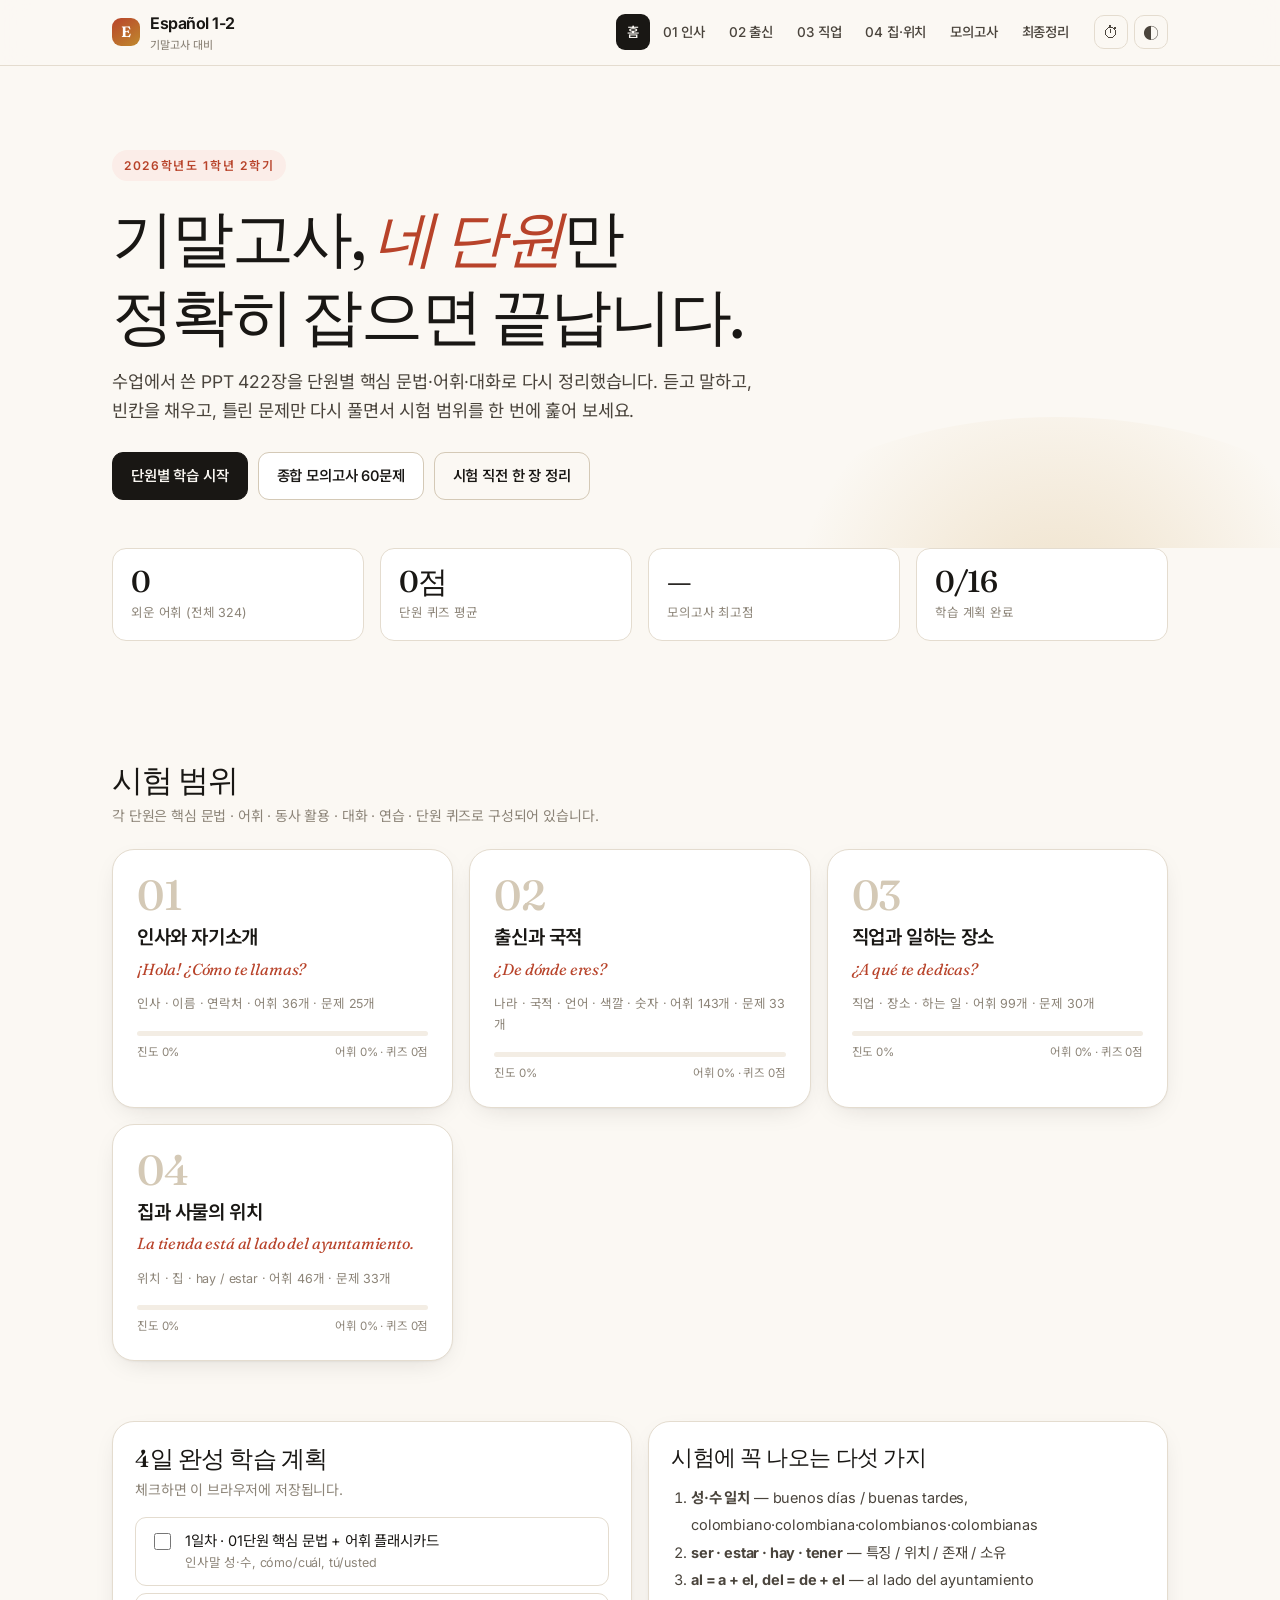
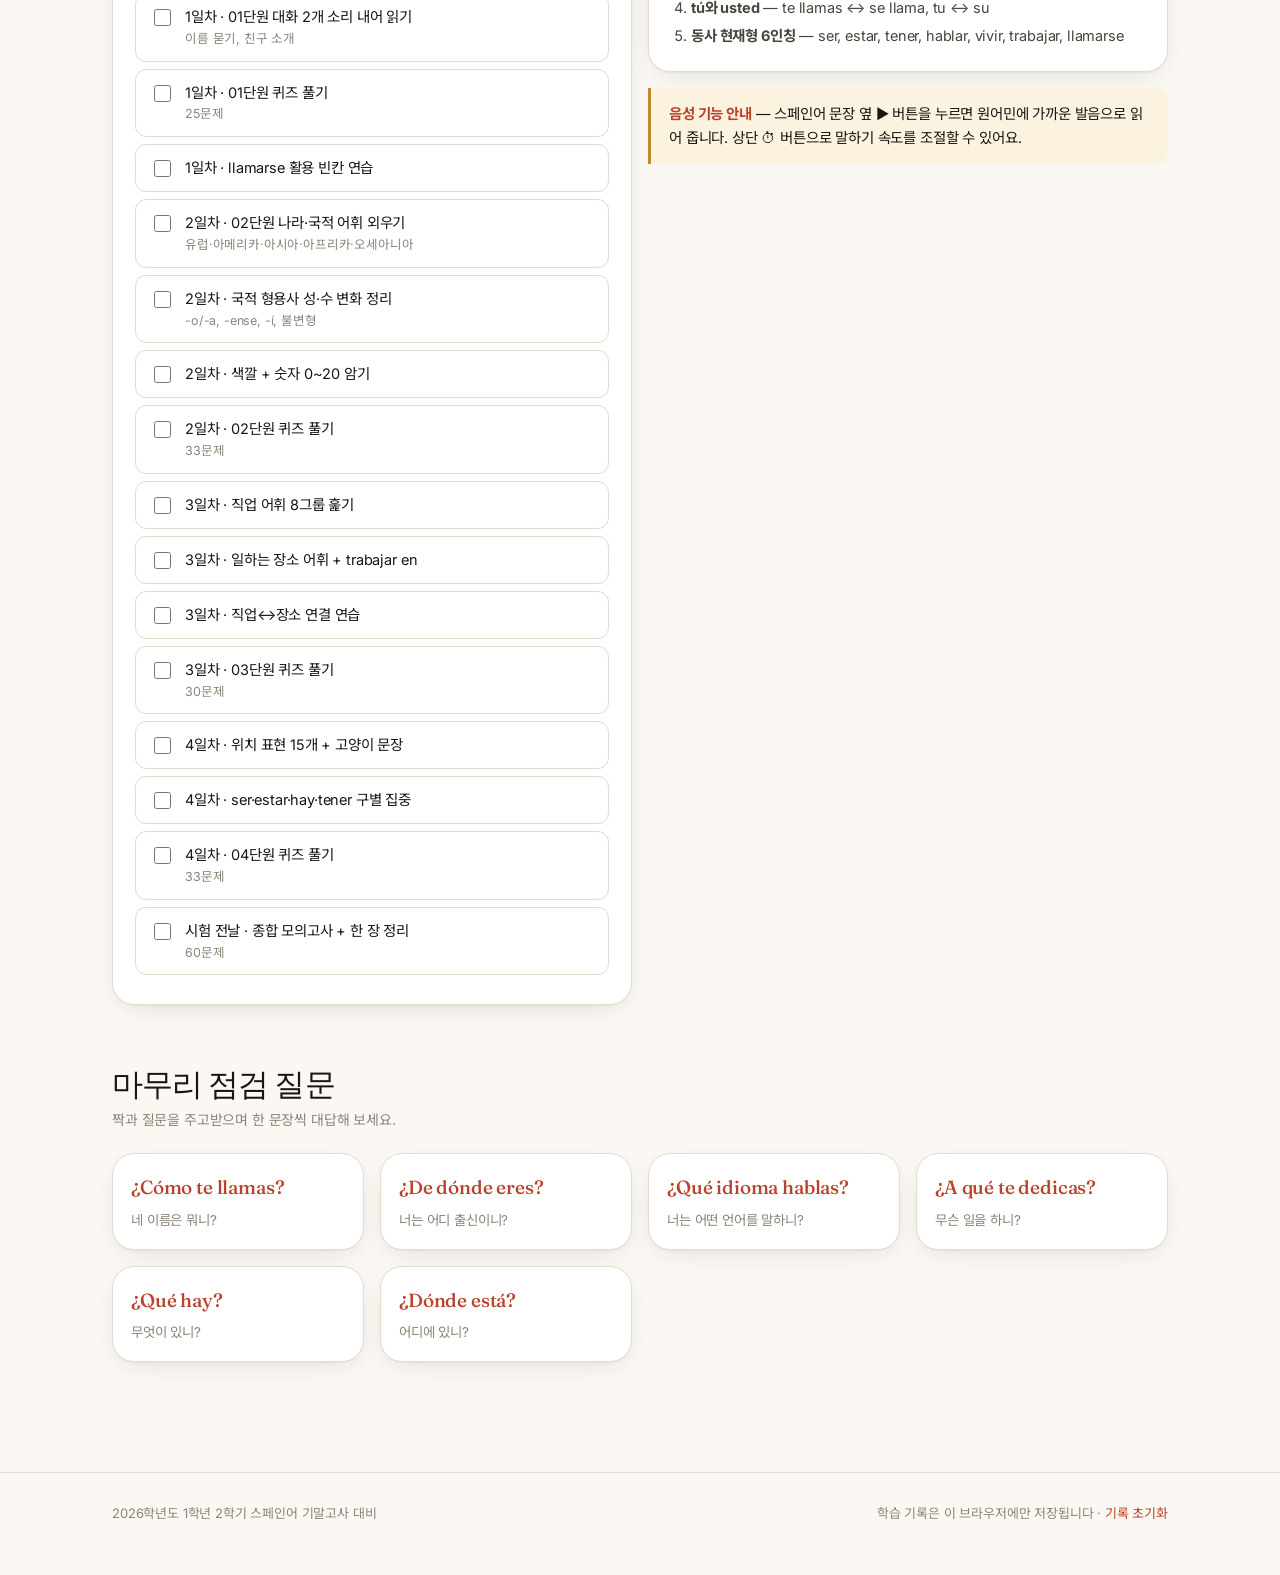
<file: index.html>
<!DOCTYPE html>
<html lang="ko" data-theme="light">
<head>
<meta charset="utf-8">
<meta name="viewport" content="width=device-width,initial-scale=1">
<title>스페인어 기말고사 대비 · 2026학년도 1학년 2학기</title>
<meta name="description" content="인사와 자기소개, 출신과 국적, 직업과 일하는 장소, 집과 사물의 위치 — 수업 자료 그대로 복습하고 퀴즈로 점검하는 기말고사 대비 사이트">
<link rel="preconnect" href="https://fonts.googleapis.com">
<link rel="preconnect" href="https://fonts.gstatic.com" crossorigin>
<link href="https://fonts.googleapis.com/css2?family=Fraunces:ital,opsz,wght@0,9..144,300..700;1,9..144,300..700&family=Inter:wght@400;500;600;650&family=Noto+Sans+KR:wght@400;500;700&display=swap" rel="stylesheet">
<link rel="stylesheet" href="assets/css/style.css">
</head>
<body>

<main>
<section class="hero">
  <div class="wrap">
    <span class="eyebrow">2026학년도 1학년 2학기</span>
    <h1>기말고사, <em>네 단원</em>만<br>정확히 잡으면 끝납니다.</h1>
    <p class="lead">수업에서 쓴 PPT 422장을 단원별 핵심 문법·어휘·대화로 다시 정리했습니다.
      듣고 말하고, 빈칸을 채우고, 틀린 문제만 다시 풀면서 시험 범위를 한 번에 훑어 보세요.</p>
    <div class="hero-cta">
      <a class="btn pri" href="#units">단원별 학습 시작</a>
      <a class="btn" href="exam.html">종합 모의고사 60문제</a>
      <a class="btn ghost" href="cheatsheet.html">시험 직전 한 장 정리</a>
    </div>
  </div>
</section>

<section class="block" style="padding-top:0">
  <div class="wrap">
    <div class="grid g4" id="stats"></div>
  </div>
</section>

<section class="block" id="units">
  <div class="wrap">
    <div class="sec-head">
      <div><h2>시험 범위</h2><p>각 단원은 핵심 문법 · 어휘 · 동사 활용 · 대화 · 연습 · 단원 퀴즈로 구성되어 있습니다.</p></div>
    </div>
    <div class="grid g2" id="unitCards"></div>
  </div>
</section>

<section class="block" style="padding-top:0">
  <div class="wrap grid g2">
    <div class="card">
      <h3 style="font-family:var(--serif);font-weight:500;font-size:24px;margin-bottom:4px">4일 완성 학습 계획</h3>
      <p style="color:var(--ink-3);font-size:14px;margin:0 0 16px">체크하면 이 브라우저에 저장됩니다.</p>
      <div id="plan"></div>
    </div>
    <div>
      <div class="card" style="margin-bottom:16px">
        <h3 style="font-family:var(--serif);font-weight:500;font-size:22px;margin-bottom:12px">시험에 꼭 나오는 다섯 가지</h3>
        <ol style="margin:0;padding-left:20px;font-size:14.5px;line-height:1.9;color:var(--ink-2)">
          <li><b>성·수 일치</b> — buenos días / buenas tardes, colombiano·colombiana·colombianos·colombianas</li>
          <li><b>ser · estar · hay · tener</b> — 특징 / 위치 / 존재 / 소유</li>
          <li><b>al = a + el, del = de + el</b> — al lado del ayuntamiento</li>
          <li><b>tú와 usted</b> — te llamas ↔ se llama, tu ↔ su</li>
          <li><b>동사 현재형 6인칭</b> — ser, estar, tener, hablar, vivir, trabajar, llamarse</li>
        </ol>
      </div>
      <div class="callout">
        <b>음성 기능 안내</b> — 스페인어 문장 옆 ▶ 버튼을 누르면 원어민에 가까운 발음으로 읽어 줍니다.
        상단 ⏱ 버튼으로 말하기 속도를 조절할 수 있어요.
      </div>
    </div>
  </div>
</section>

<section class="block" style="padding-top:0">
  <div class="wrap">
    <div class="sec-head"><div><h2>마무리 점검 질문</h2><p>짝과 질문을 주고받으며 한 문장씩 대답해 보세요.</p></div></div>
    <div class="grid g3" id="wrap6"></div>
  </div>
</section>
</main>

<script src="assets/js/data.js"></script>
<script src="assets/js/quiz.js"></script>
<script src="assets/js/app.js"></script>
<script>
const {$, el, esc, store, say, buildShell} = window.ISB;
buildShell();
const D = window.DATA;

/* 단원 카드 */
const host = $('#unitCards');
D.units.forEach((u,ui)=>{
  const pairs = window.ISB.unitPairs(u);
  const kn = store.known();
  const knCount = Object.keys(kn).filter(k=>k.startsWith(u.id+'-')).length;
  const total = pairs.length;
  const vocabPct = total? Math.min(100, Math.round(knCount/total*100)) : 0;
  const quizPct = store.score('quiz-'+u.id);
  const pct = Math.round((vocabPct*0.5 + quizPct*0.5));
  const a = el('a','unit');
  a.href = 'u'+(ui+1)+'.html';
  a.innerHTML =
    '<div class="num">'+u.num+'</div>'+
    '<h3>'+esc(u.title)+'</h3>'+
    '<div class="q es">'+esc(u.es)+'</div>'+
    '<div class="tag">'+esc(u.tag)+' · 어휘 '+total+'개 · 문제 '+(window.QUIZ[u.id]||[]).length+'개</div>'+
    '<div class="bar"><i style="width:'+pct+'%"></i></div>'+
    '<div class="pct"><span>진도 '+pct+'%</span><span>어휘 '+vocabPct+'% · 퀴즈 '+quizPct+'점</span></div>';
  host.appendChild(a);
});

/* 통계 */
(function(){
  const kn = Object.keys(store.known()).length;
  let totalV=0; D.units.forEach(u=>totalV+=window.ISB.unitPairs(u).length);
  const scores = D.units.map(u=>store.score('quiz-'+u.id));
  const avg = Math.round(scores.reduce((a,b)=>a+b,0)/scores.length);
  const ex = store.score('quiz-exam');
  const done = Object.keys(store.checks()).length;
  const items = [
    [kn, '외운 어휘 (전체 '+totalV+')'],
    [avg+'점', '단원 퀴즈 평균'],
    [ex?ex+'점':'—', '모의고사 최고점'],
    [done+'/16', '학습 계획 완료']
  ];
  $('#stats').innerHTML = items.map(i=>'<div class="stat"><b>'+i[0]+'</b><span>'+i[1]+'</span></div>').join('');
})();

/* 학습 계획 */
(function(){
  const plan = [
    ['d1a','1일차 · 01단원 핵심 문법 + 어휘 플래시카드','인사말 성·수, cómo/cuál, tú/usted'],
    ['d1b','1일차 · 01단원 대화 2개 소리 내어 읽기','이름 묻기, 친구 소개'],
    ['d1c','1일차 · 01단원 퀴즈 풀기','25문제'],
    ['d1d','1일차 · llamarse 활용 빈칸 연습',''],
    ['d2a','2일차 · 02단원 나라·국적 어휘 외우기','유럽·아메리카·아시아·아프리카·오세아니아'],
    ['d2b','2일차 · 국적 형용사 성·수 변화 정리','-o/-a, -ense, -í, 불변형'],
    ['d2c','2일차 · 색깔 + 숫자 0~20 암기',''],
    ['d2d','2일차 · 02단원 퀴즈 풀기','33문제'],
    ['d3a','3일차 · 직업 어휘 8그룹 훑기',''],
    ['d3b','3일차 · 일하는 장소 어휘 + trabajar en',''],
    ['d3c','3일차 · 직업↔장소 연결 연습',''],
    ['d3d','3일차 · 03단원 퀴즈 풀기','30문제'],
    ['d4a','4일차 · 위치 표현 15개 + 고양이 문장',''],
    ['d4b','4일차 · ser·estar·hay·tener 구별 집중',''],
    ['d4c','4일차 · 04단원 퀴즈 풀기','33문제'],
    ['d4e','시험 전날 · 종합 모의고사 + 한 장 정리','60문제']
  ];
  const h = $('#plan');
  const c = store.checks();
  h.innerHTML = plan.map(p=>
    '<label class="check'+(c[p[0]]?' done':'')+'" data-id="'+p[0]+'">'+
    '<input type="checkbox" '+(c[p[0]]?'checked':'')+'>'+
    '<span class="lbl">'+esc(p[1])+(p[2]?'<small>'+esc(p[2])+'</small>':'')+'</span></label>').join('');
  h.addEventListener('change',e=>{
    const lab=e.target.closest('.check');
    const on=store.toggleCheck(lab.dataset.id);
    lab.classList.toggle('done',on);
    const n=Object.keys(store.checks()).length;
    const st=$('#stats').children[3]; if(st) st.querySelector('b').textContent=n+'/16';
  });
})();

/* 마무리 질문 */
$('#wrap6').innerHTML = D.wrapup.map(w=>
  '<div class="card" style="padding:18px;cursor:pointer" data-say="'+esc(w[0])+'">'+
  '<div class="es" style="font-size:19px;font-weight:500;color:var(--brand)">'+esc(w[0])+'</div>'+
  '<div style="font-size:13.5px;color:var(--ink-3);margin-top:5px">'+esc(w[1])+'</div></div>').join('');
$('#wrap6').addEventListener('click',e=>{
  const c=e.target.closest('[data-say]'); if(c) say(c.dataset.say);
});
</script>
<script src="dain-hide.js" defer></script>
</body>
</html>
</file>
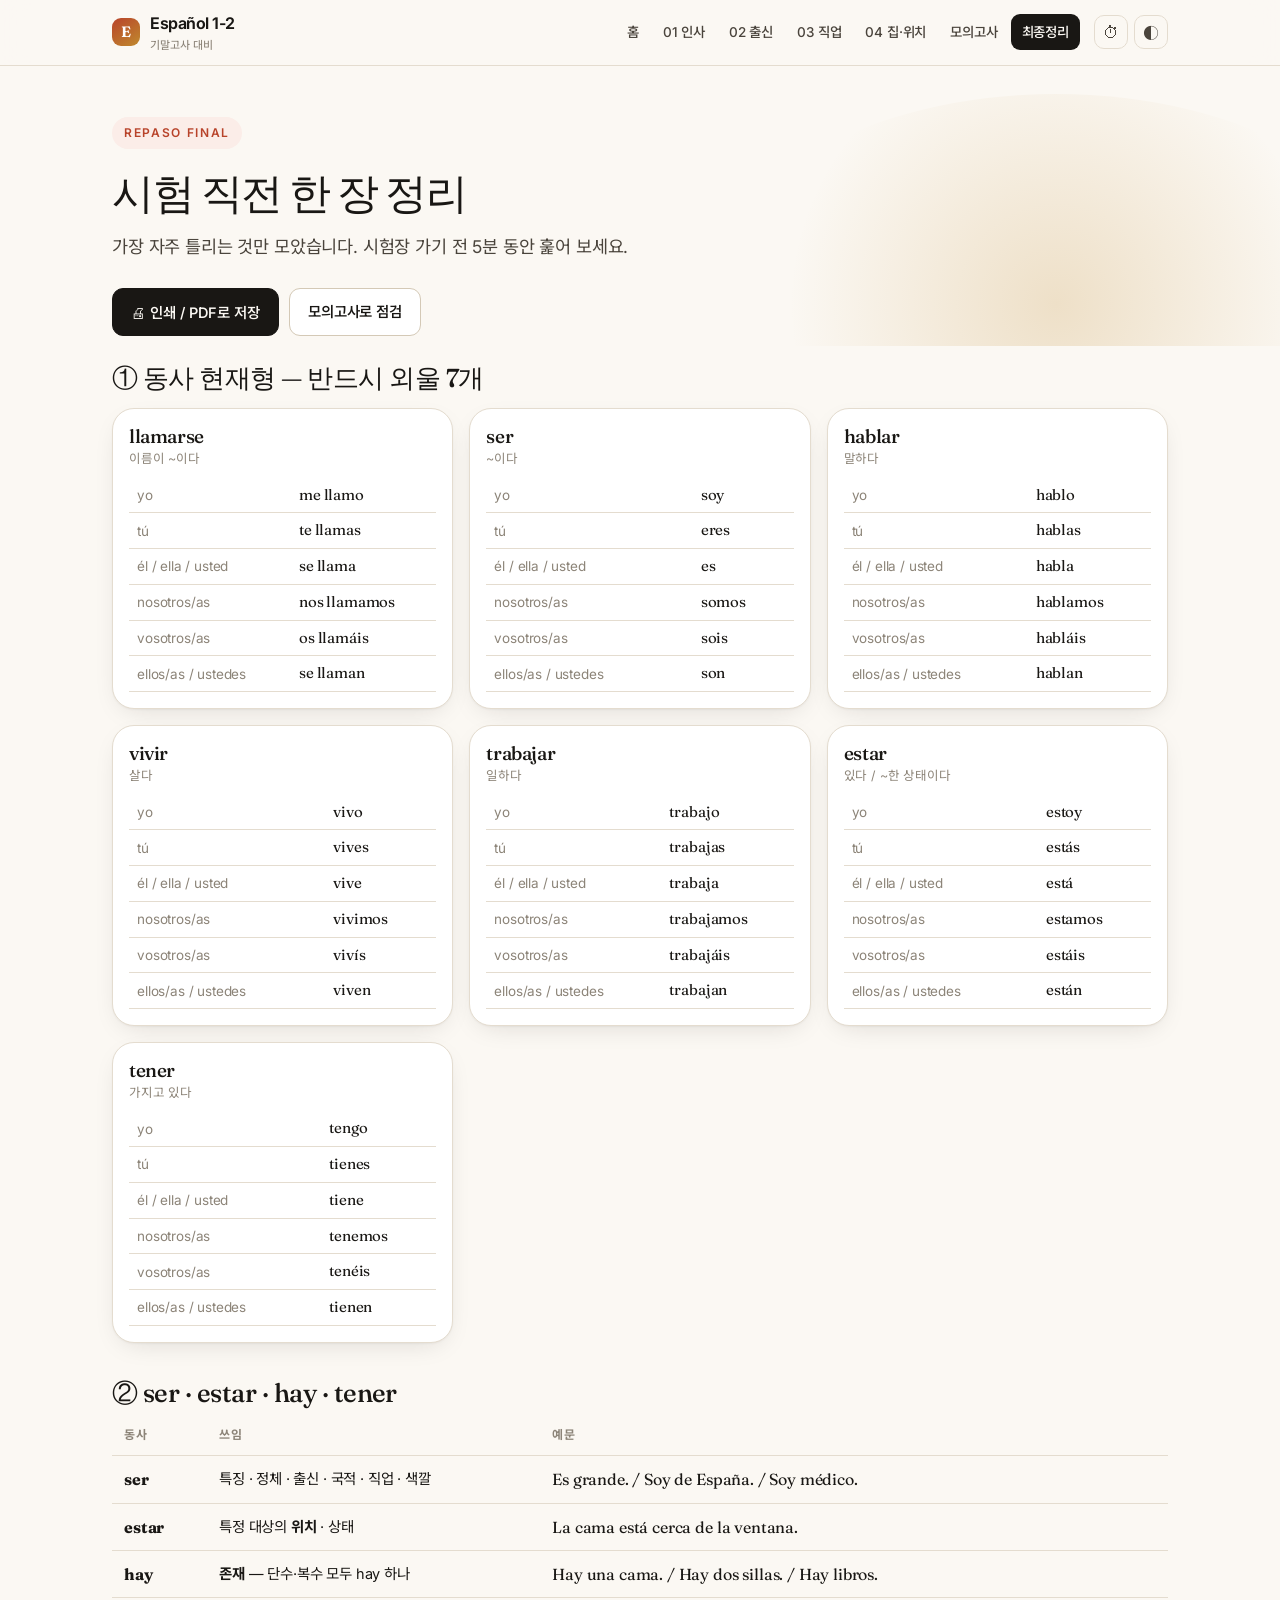
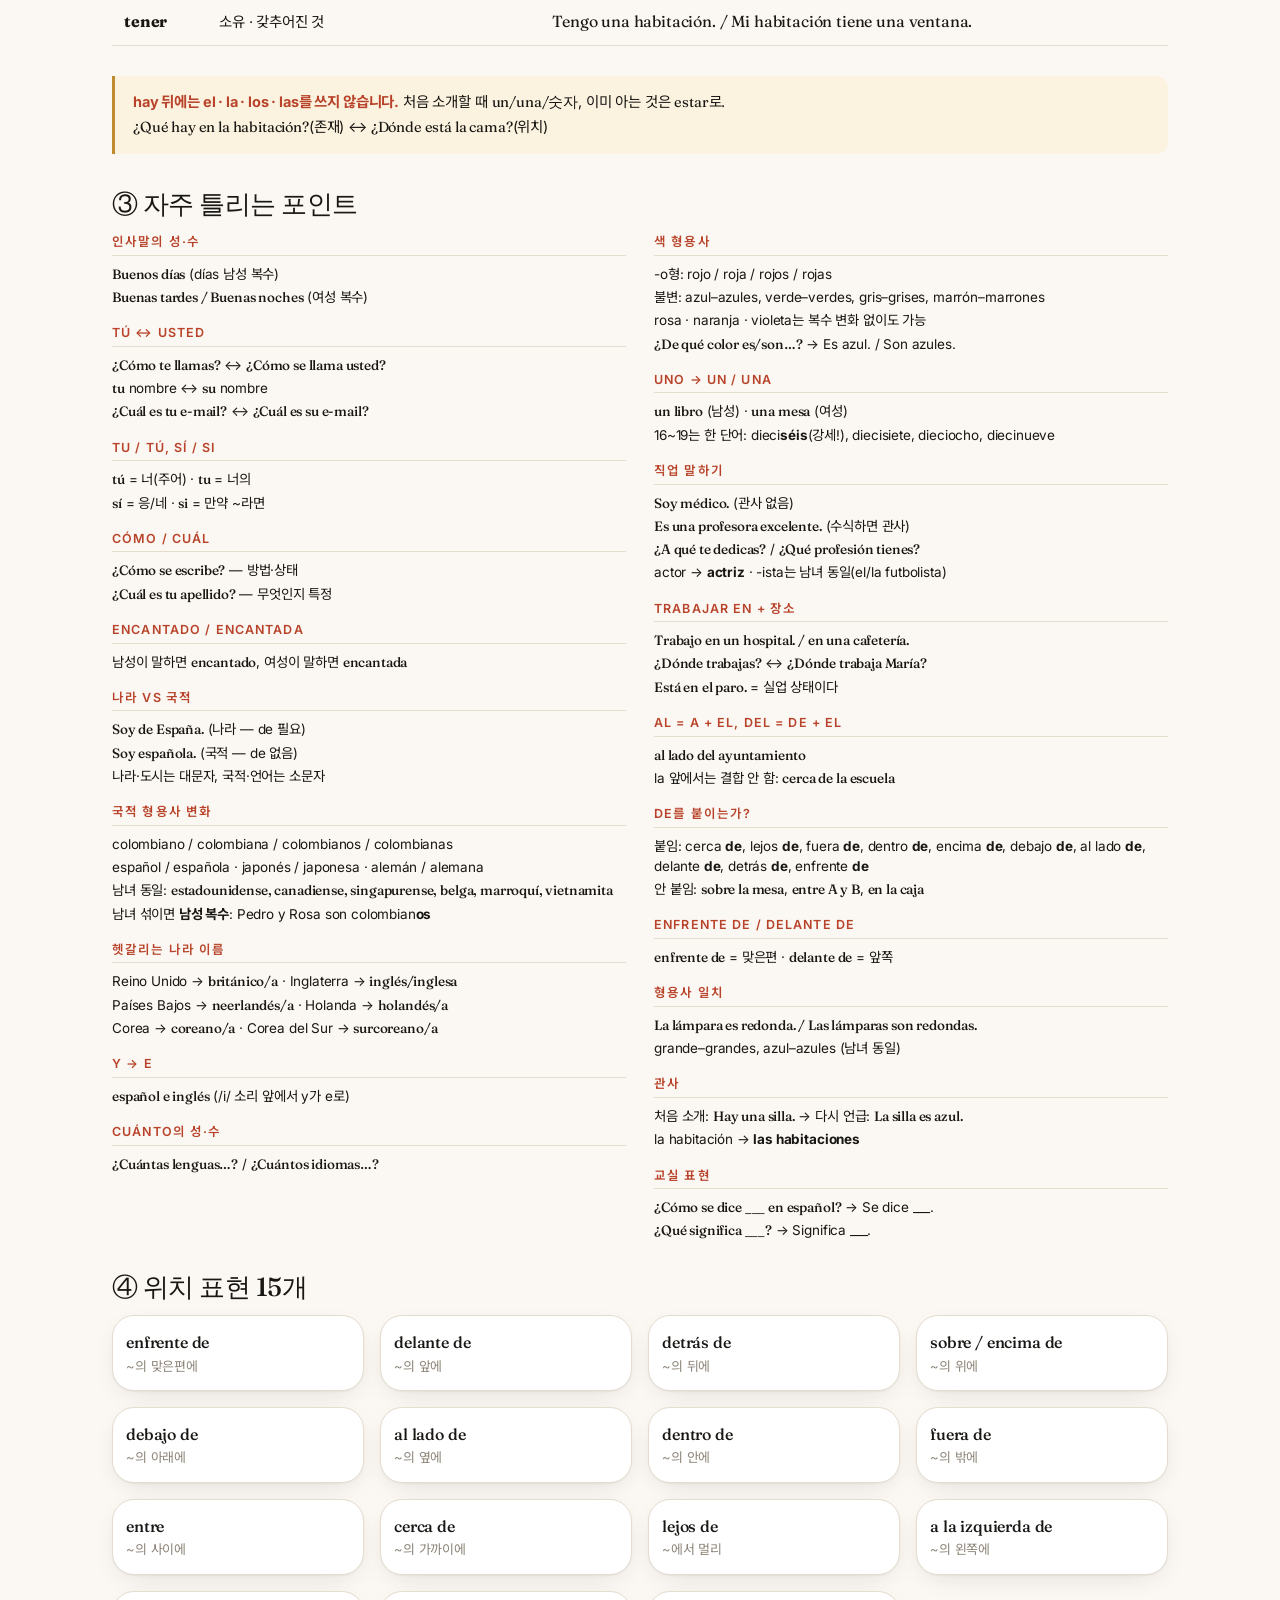
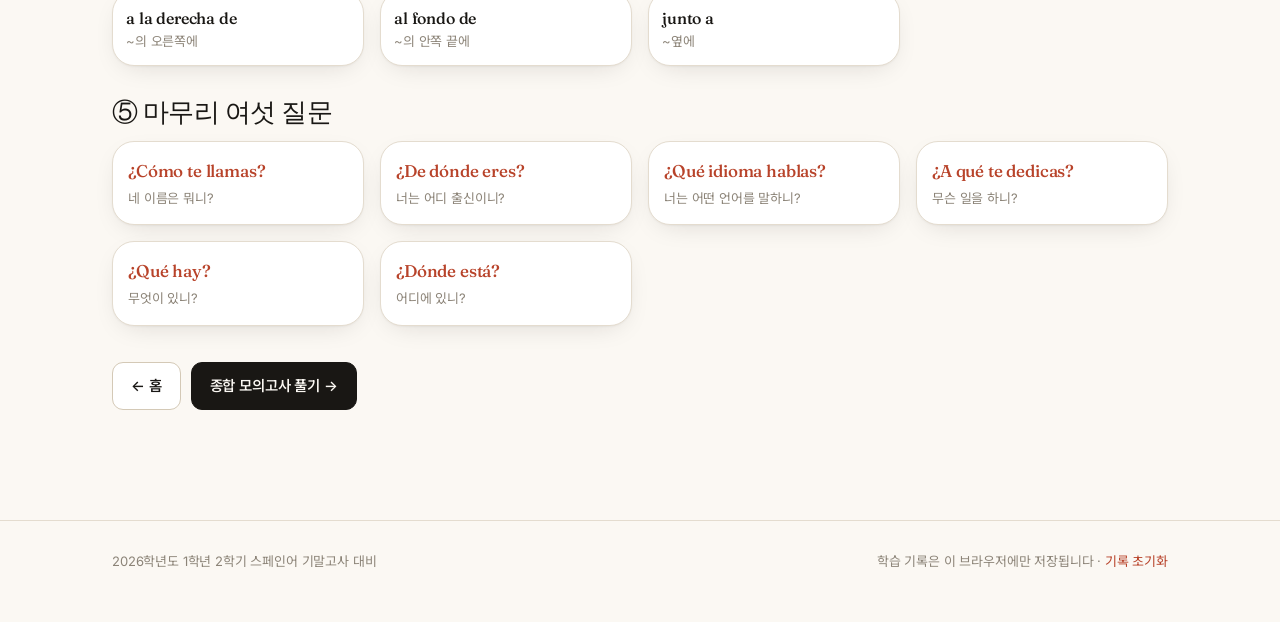
<file: cheatsheet.html>
<!DOCTYPE html>
<html lang="ko" data-theme="light">
<head>
<meta charset="utf-8">
<meta name="viewport" content="width=device-width,initial-scale=1">
<title>시험 직전 한 장 정리 · 스페인어 기말고사</title>
<meta name="description" content="기말고사 직전에 훑는 핵심 요약 — 동사 활용, 성·수 일치, ser/estar/hay/tener, 위치 표현">
<link rel="preconnect" href="https://fonts.googleapis.com">
<link rel="preconnect" href="https://fonts.gstatic.com" crossorigin>
<link href="https://fonts.googleapis.com/css2?family=Fraunces:ital,opsz,wght@0,9..144,300..700;1,9..144,300..700&family=Inter:wght@400;500;600;650&family=Noto+Sans+KR:wght@400;500;700&display=swap" rel="stylesheet">
<link rel="stylesheet" href="assets/css/style.css">
</head>
<body>
<main>
<section class="hero" style="padding:clamp(28px,4vw,52px) 0 10px">
  <div class="wrap">
    <span class="eyebrow">Repaso final</span>
    <h1 style="font-size:clamp(26px,4.4vw,42px)">시험 직전 한 장 정리</h1>
    <p class="lead">가장 자주 틀리는 것만 모았습니다. 시험장 가기 전 5분 동안 훑어 보세요.</p>
    <div class="hero-cta noprint">
      <button class="btn pri" onclick="window.print()">🖨 인쇄 / PDF로 저장</button>
      <a class="btn" href="exam.html">모의고사로 점검</a>
    </div>
  </div>
</section>

<section class="block" style="padding-top:16px">
  <div class="wrap">

    <h2 style="font-family:var(--serif);font-weight:500;font-size:26px;margin-bottom:14px">① 동사 현재형 — 반드시 외울 7개</h2>
    <div class="grid g2" id="verbTables" style="margin-bottom:34px"></div>

    <h2 style="font-family:var(--serif);font-weight:500;font-size:26px;margin-bottom:6px">② ser · estar · hay · tener</h2>
    <table class="mtab" style="margin-bottom:30px">
      <thead><tr><th>동사</th><th>쓰임</th><th>예문</th></tr></thead>
      <tbody>
        <tr><td class="es"><b>ser</b></td><td>특징 · 정체 · 출신 · 국적 · 직업 · 색깔</td><td class="es">Es grande. / Soy de España. / Soy médico.</td></tr>
        <tr><td class="es"><b>estar</b></td><td>특정 대상의 <b>위치</b> · 상태</td><td class="es">La cama está cerca de la ventana.</td></tr>
        <tr><td class="es"><b>hay</b></td><td><b>존재</b> — 단수·복수 모두 hay 하나</td><td class="es">Hay una cama. / Hay dos sillas. / Hay libros.</td></tr>
        <tr><td class="es"><b>tener</b></td><td>소유 · 갖추어진 것</td><td class="es">Tengo una habitación. / Mi habitación tiene una ventana.</td></tr>
      </tbody>
    </table>
    <div class="callout" style="margin-bottom:34px">
      <b>hay 뒤에는 el · la · los · las를 쓰지 않습니다.</b> 처음 소개할 때 <span class="es">un/una/숫자</span>, 이미 아는 것은 <span class="es">estar</span>로.
      <br><span class="es">¿Qué hay en la habitación?</span>(존재) ↔ <span class="es">¿Dónde está la cama?</span>(위치)
    </div>

    <h2 style="font-family:var(--serif);font-weight:500;font-size:26px;margin-bottom:14px">③ 자주 틀리는 포인트</h2>
    <div class="sheet" style="margin-bottom:30px">
      <div>
        <h4>인사말의 성·수</h4>
        <p><span class="s">Buenos días</span> (días 남성 복수)</p>
        <p><span class="s">Buenas tardes / Buenas noches</span> (여성 복수)</p>
      </div>
      <div>
        <h4>tú ↔ usted</h4>
        <p><span class="s">¿Cómo te llamas?</span> ↔ <span class="s">¿Cómo se llama usted?</span></p>
        <p><span class="s">tu</span> nombre ↔ <span class="s">su</span> nombre</p>
        <p><span class="s">¿Cuál es tu e-mail?</span> ↔ <span class="s">¿Cuál es su e-mail?</span></p>
      </div>
      <div>
        <h4>tu / tú, sí / si</h4>
        <p><span class="s">tú</span> = 너(주어) · <span class="s">tu</span> = 너의</p>
        <p><span class="s">sí</span> = 응/네 · <span class="s">si</span> = 만약 ~라면</p>
      </div>
      <div>
        <h4>cómo / cuál</h4>
        <p><span class="s">¿Cómo se escribe?</span> — 방법·상태</p>
        <p><span class="s">¿Cuál es tu apellido?</span> — 무엇인지 특정</p>
      </div>
      <div>
        <h4>encantado / encantada</h4>
        <p>남성이 말하면 <span class="s">encantado</span>, 여성이 말하면 <span class="s">encantada</span></p>
      </div>
      <div>
        <h4>나라 vs 국적</h4>
        <p><span class="s">Soy de España.</span> (나라 — de 필요)</p>
        <p><span class="s">Soy española.</span> (국적 — de 없음)</p>
        <p>나라·도시는 대문자, 국적·언어는 소문자</p>
      </div>
      <div>
        <h4>국적 형용사 변화</h4>
        <p>colombiano / colombiana / colombianos / colombianas</p>
        <p>español / española · japonés / japonesa · alemán / alemana</p>
        <p>남녀 동일: <span class="s">estadounidense, canadiense, singapurense, belga, marroquí, vietnamita</span></p>
        <p>남녀 섞이면 <b>남성 복수</b>: Pedro y Rosa son colombian<b>os</b></p>
      </div>
      <div>
        <h4>헷갈리는 나라 이름</h4>
        <p>Reino Unido → <span class="s">británico/a</span> · Inglaterra → <span class="s">inglés/inglesa</span></p>
        <p>Países Bajos → <span class="s">neerlandés/a</span> · Holanda → <span class="s">holandés/a</span></p>
        <p>Corea → <span class="s">coreano/a</span> · Corea del Sur → <span class="s">surcoreano/a</span></p>
      </div>
      <div>
        <h4>y → e</h4>
        <p><span class="s">español e inglés</span> (/i/ 소리 앞에서 y가 e로)</p>
      </div>
      <div>
        <h4>cuánto의 성·수</h4>
        <p><span class="s">¿Cuántas lenguas…?</span> / <span class="s">¿Cuántos idiomas…?</span></p>
      </div>
      <div>
        <h4>색 형용사</h4>
        <p>-o형: rojo / roja / rojos / rojas</p>
        <p>불변: azul–azules, verde–verdes, gris–grises, marrón–marrones</p>
        <p>rosa · naranja · violeta는 복수 변화 없이도 가능</p>
        <p><span class="s">¿De qué color es/son…?</span> → Es azul. / Son azules.</p>
      </div>
      <div>
        <h4>uno → un / una</h4>
        <p><span class="s">un libro</span> (남성) · <span class="s">una mesa</span> (여성)</p>
        <p>16~19는 한 단어: dieci<b>séis</b>(강세!), diecisiete, dieciocho, diecinueve</p>
      </div>
      <div>
        <h4>직업 말하기</h4>
        <p><span class="s">Soy médico.</span> (관사 없음)</p>
        <p><span class="s">Es una profesora excelente.</span> (수식하면 관사)</p>
        <p><span class="s">¿A qué te dedicas?</span> / <span class="s">¿Qué profesión tienes?</span></p>
        <p>actor → <b>actriz</b> · -ista는 남녀 동일(el/la futbolista)</p>
      </div>
      <div>
        <h4>trabajar en + 장소</h4>
        <p><span class="s">Trabajo en un hospital. / en una cafetería.</span></p>
        <p><span class="s">¿Dónde trabajas?</span> ↔ <span class="s">¿Dónde trabaja María?</span></p>
        <p><span class="s">Está en el paro.</span> = 실업 상태이다</p>
      </div>
      <div>
        <h4>al = a + el, del = de + el</h4>
        <p><span class="s">al lado del ayuntamiento</span></p>
        <p>la 앞에서는 결합 안 함: <span class="s">cerca de la escuela</span></p>
      </div>
      <div>
        <h4>de를 붙이는가?</h4>
        <p>붙임: cerca <b>de</b>, lejos <b>de</b>, fuera <b>de</b>, dentro <b>de</b>, encima <b>de</b>, debajo <b>de</b>, al lado <b>de</b>, delante <b>de</b>, detrás <b>de</b>, enfrente <b>de</b></p>
        <p>안 붙임: <span class="s">sobre la mesa</span>, <span class="s">entre A y B</span>, <span class="s">en la caja</span></p>
      </div>
      <div>
        <h4>enfrente de / delante de</h4>
        <p><span class="s">enfrente de</span> = 맞은편 · <span class="s">delante de</span> = 앞쪽</p>
      </div>
      <div>
        <h4>형용사 일치</h4>
        <p><span class="s">La lámpara es redonda. / Las lámparas son redondas.</span></p>
        <p>grande–grandes, azul–azules (남녀 동일)</p>
      </div>
      <div>
        <h4>관사</h4>
        <p>처음 소개: <span class="s">Hay una silla.</span> → 다시 언급: <span class="s">La silla es azul.</span></p>
        <p>la habitación → <b>las habitaciones</b></p>
      </div>
      <div>
        <h4>교실 표현</h4>
        <p><span class="s">¿Cómo se dice ___ en español?</span> → Se dice ___.</p>
        <p><span class="s">¿Qué significa ___?</span> → Significa ___.</p>
      </div>
    </div>

    <h2 style="font-family:var(--serif);font-weight:500;font-size:26px;margin-bottom:12px">④ 위치 표현 15개</h2>
    <div class="grid g3" id="pos" style="margin-bottom:30px"></div>

    <h2 style="font-family:var(--serif);font-weight:500;font-size:26px;margin-bottom:12px">⑤ 마무리 여섯 질문</h2>
    <div class="grid g3" id="six"></div>

    <div class="noprint" style="margin-top:36px;display:flex;gap:10px;flex-wrap:wrap">
      <a class="btn" href="index.html">← 홈</a>
      <a class="btn pri" href="exam.html">종합 모의고사 풀기 →</a>
    </div>
  </div>
</section>
</main>

<script src="assets/js/data.js"></script>
<script src="assets/js/quiz.js"></script>
<script src="assets/js/app.js"></script>
<script>
const I=window.ISB,$=I.$,esc=I.esc,say=I.say,D=window.DATA;
I.buildShell();

/* 7개 동사 활용표 모으기 */
const allVerbs=[];
D.units.forEach(u=>(u.verbs||[]).forEach(v=>allVerbs.push(v)));
$('#verbTables').innerHTML = allVerbs.map(v=>
 '<div class="card" style="padding:16px">'+
 '<h4 class="es" style="font-size:19px;font-weight:500">'+esc(v.inf)+'</h4>'+
 '<div style="font-size:12.5px;color:var(--ink-3);margin-bottom:8px">'+esc(v.ko)+'</div>'+
 '<table class="mtab" style="font-size:13.5px">'+v.forms.map(f=>
   '<tr><td style="padding:5px 8px;color:var(--ink-3)">'+esc(f[0])+'</td>'+
   '<td class="es" style="padding:5px 8px;font-size:15px">'+esc(f[1])+'</td></tr>').join('')+'</table></div>').join('');

/* 위치 표현 */
const pos = D.units[3].vocab.find(g=>g.group==='기본 위치 표현').items;
$('#pos').innerHTML = pos.map(p=>
 '<div class="card" style="padding:13px;cursor:pointer" data-say="'+esc(p[0])+'">'+
 '<b class="es" style="font-size:16px;font-weight:500">'+esc(p[0])+'</b>'+
 '<div style="font-size:13px;color:var(--ink-3)">'+esc(p[1])+'</div></div>').join('');

$('#six').innerHTML = D.wrapup.map(w=>
 '<div class="card" style="padding:15px;cursor:pointer" data-say="'+esc(w[0])+'">'+
 '<div class="es" style="font-size:17px;color:var(--brand);font-weight:500">'+esc(w[0])+'</div>'+
 '<div style="font-size:13px;color:var(--ink-3);margin-top:3px">'+esc(w[1])+'</div></div>').join('');

document.addEventListener('click',e=>{const s=e.target.closest('[data-say]');if(s)say(s.dataset.say);});
</script>
<script src="dain-hide.js" defer></script>
</body>
</html>
</file>
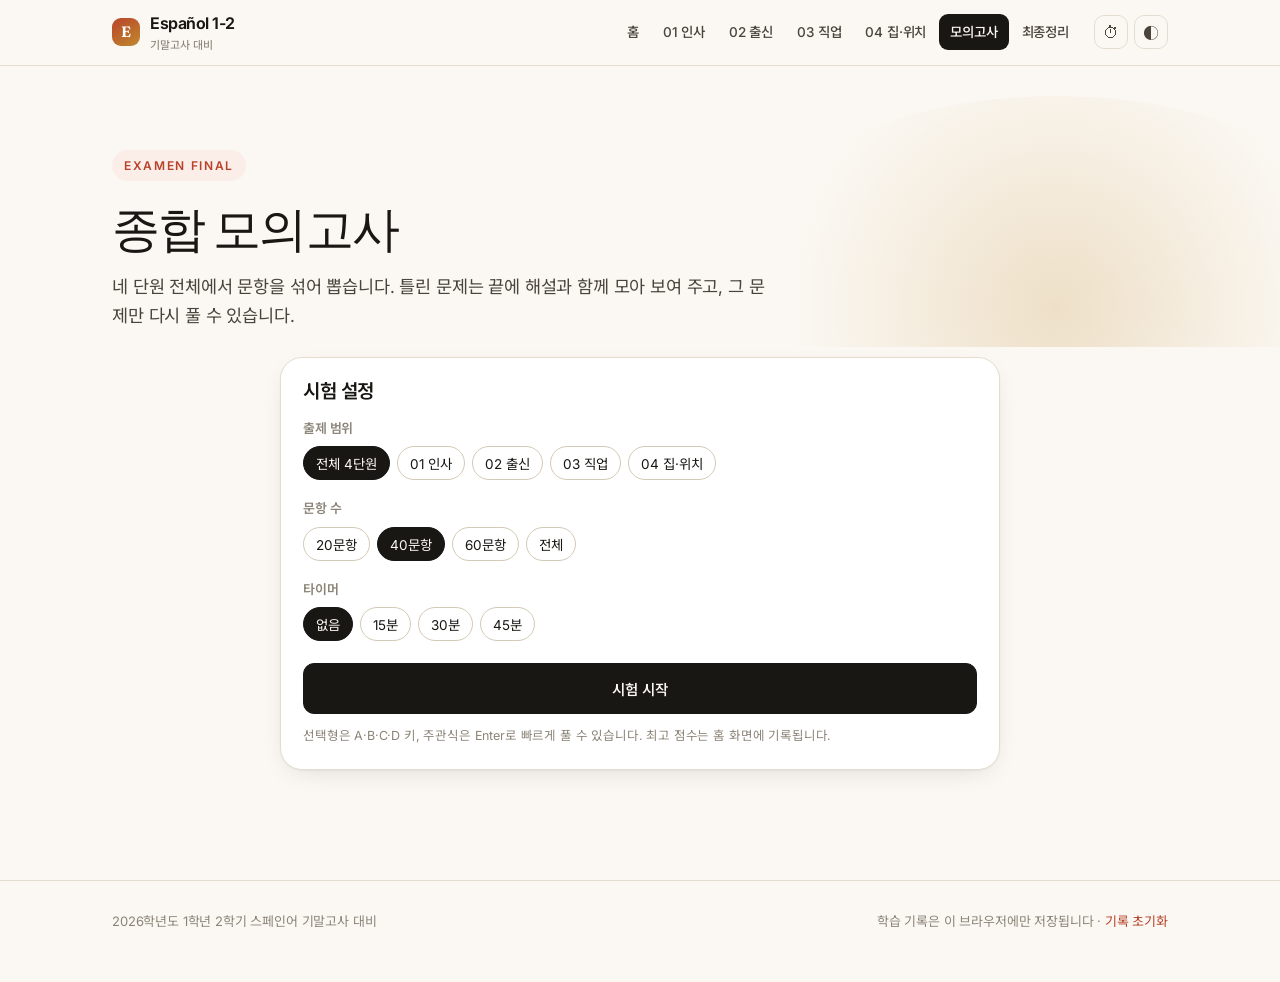
<file: exam.html>
<!DOCTYPE html>
<html lang="ko" data-theme="light">
<head>
<meta charset="utf-8">
<meta name="viewport" content="width=device-width,initial-scale=1">
<title>종합 모의고사 · 스페인어 기말고사 대비</title>
<meta name="description" content="4개 단원 전체 범위에서 문항을 뽑아 푸는 종합 모의고사">
<link rel="preconnect" href="https://fonts.googleapis.com">
<link rel="preconnect" href="https://fonts.gstatic.com" crossorigin>
<link href="https://fonts.googleapis.com/css2?family=Fraunces:ital,opsz,wght@0,9..144,300..700;1,9..144,300..700&family=Inter:wght@400;500;600;650&family=Noto+Sans+KR:wght@400;500;700&display=swap" rel="stylesheet">
<link rel="stylesheet" href="assets/css/style.css">
</head>
<body>
<main>
<section class="hero" style="padding-bottom:16px">
  <div class="wrap">
    <span class="eyebrow">Examen final</span>
    <h1 style="font-size:clamp(28px,5vw,48px)">종합 모의고사</h1>
    <p class="lead">네 단원 전체에서 문항을 섞어 뽑습니다. 틀린 문제는 끝에 해설과 함께 모아 보여 주고, 그 문제만 다시 풀 수 있습니다.</p>
  </div>
</section>

<section class="block" style="padding-top:10px">
  <div class="wrap">
    <div class="card" id="setup" style="max-width:720px;margin:0 auto">
      <h3 style="font-size:19px;margin-bottom:14px">시험 설정</h3>
      <p style="font-size:13px;color:var(--ink-3);margin:0 0 7px;font-weight:600">출제 범위</p>
      <div class="chips" id="scope" style="margin-bottom:18px">
        <button class="chip on" data-s="all">전체 4단원</button>
        <button class="chip" data-s="u1">01 인사</button>
        <button class="chip" data-s="u2">02 출신</button>
        <button class="chip" data-s="u3">03 직업</button>
        <button class="chip" data-s="u4">04 집·위치</button>
      </div>
      <p style="font-size:13px;color:var(--ink-3);margin:0 0 7px;font-weight:600">문항 수</p>
      <div class="chips" id="count" style="margin-bottom:18px">
        <button class="chip" data-c="20">20문항</button>
        <button class="chip on" data-c="40">40문항</button>
        <button class="chip" data-c="60">60문항</button>
        <button class="chip" data-c="999">전체</button>
      </div>
      <p style="font-size:13px;color:var(--ink-3);margin:0 0 7px;font-weight:600">타이머</p>
      <div class="chips" id="timer" style="margin-bottom:22px">
        <button class="chip on" data-t="0">없음</button>
        <button class="chip" data-t="15">15분</button>
        <button class="chip" data-t="30">30분</button>
        <button class="chip" data-t="45">45분</button>
      </div>
      <button class="btn pri" id="startBtn" style="width:100%;padding:14px">시험 시작</button>
      <p style="font-size:12.5px;color:var(--ink-3);margin:12px 0 0">선택형은 A·B·C·D 키, 주관식은 Enter로 빠르게 풀 수 있습니다. 최고 점수는 홈 화면에 기록됩니다.</p>
    </div>

    <div id="runner" style="display:none">
      <div style="max-width:720px;margin:0 auto 16px;display:flex;align-items:center;gap:12px;flex-wrap:wrap">
        <span class="pill" id="scopeLabel"></span>
        <span class="timer" id="clock" style="margin-left:auto"></span>
        <button class="btn sm" id="quitBtn">설정으로</button>
      </div>
      <div id="quiz"></div>
    </div>
  </div>
</section>
</main>

<script src="assets/js/data.js"></script>
<script src="assets/js/quiz.js"></script>
<script src="assets/js/app.js"></script>
<script>
const I=window.ISB, $=I.$, $$=I.$$;
I.buildShell();
let scope='all', count=40, mins=0, tick=null;

function chipGroup(sel, cb){
  $$('#'+sel+' .chip').forEach(b=>b.onclick=()=>{
    $$('#'+sel+' .chip').forEach(x=>x.classList.remove('on'));
    b.classList.add('on'); cb(b);
  });
}
chipGroup('scope', b=>scope=b.dataset.s);
chipGroup('count', b=>count=+b.dataset.c);
chipGroup('timer', b=>mins=+b.dataset.t);

const LABEL={all:'전체 4단원',u1:'01 인사와 자기소개',u2:'02 출신과 국적',u3:'03 직업과 일하는 장소',u4:'04 집과 사물의 위치'};

$('#startBtn').onclick=()=>{
  let pool = scope==='all'
    ? Object.keys(window.QUIZ).flatMap(k=>window.QUIZ[k])
    : window.QUIZ[scope].slice();
  const n = Math.min(count, pool.length);
  $('#setup').style.display='none';
  $('#runner').style.display='block';
  $('#scopeLabel').textContent = LABEL[scope]+' · '+n+'문항';
  I.renderQuiz($('#quiz'), pool, {count:n, save: scope==='all'&&n>=40 ? 'quiz-exam' : null});
  startClock();
  window.scrollTo({top:0,behavior:'smooth'});
};
$('#quitBtn').onclick=()=>{
  if(tick) clearInterval(tick);
  document.onkeydown=null;
  $('#runner').style.display='none'; $('#setup').style.display='block';
};

function startClock(){
  const c=$('#clock');
  if(tick) clearInterval(tick);
  let s = mins? mins*60 : 0;
  const up = !mins;
  const fmt=v=>String(Math.floor(v/60)).padStart(2,'0')+':'+String(v%60).padStart(2,'0');
  c.textContent = fmt(s);
  tick = setInterval(()=>{
    s = up? s+1 : s-1;
    c.textContent = fmt(Math.max(0,s));
    c.classList.toggle('warn', !up && s<=120);
    if(!up && s<=0){ clearInterval(tick); I.toast('시간이 끝났습니다'); }
  },1000);
}
</script>
<script src="dain-hide.js" defer></script>
</body>
</html>
</file>
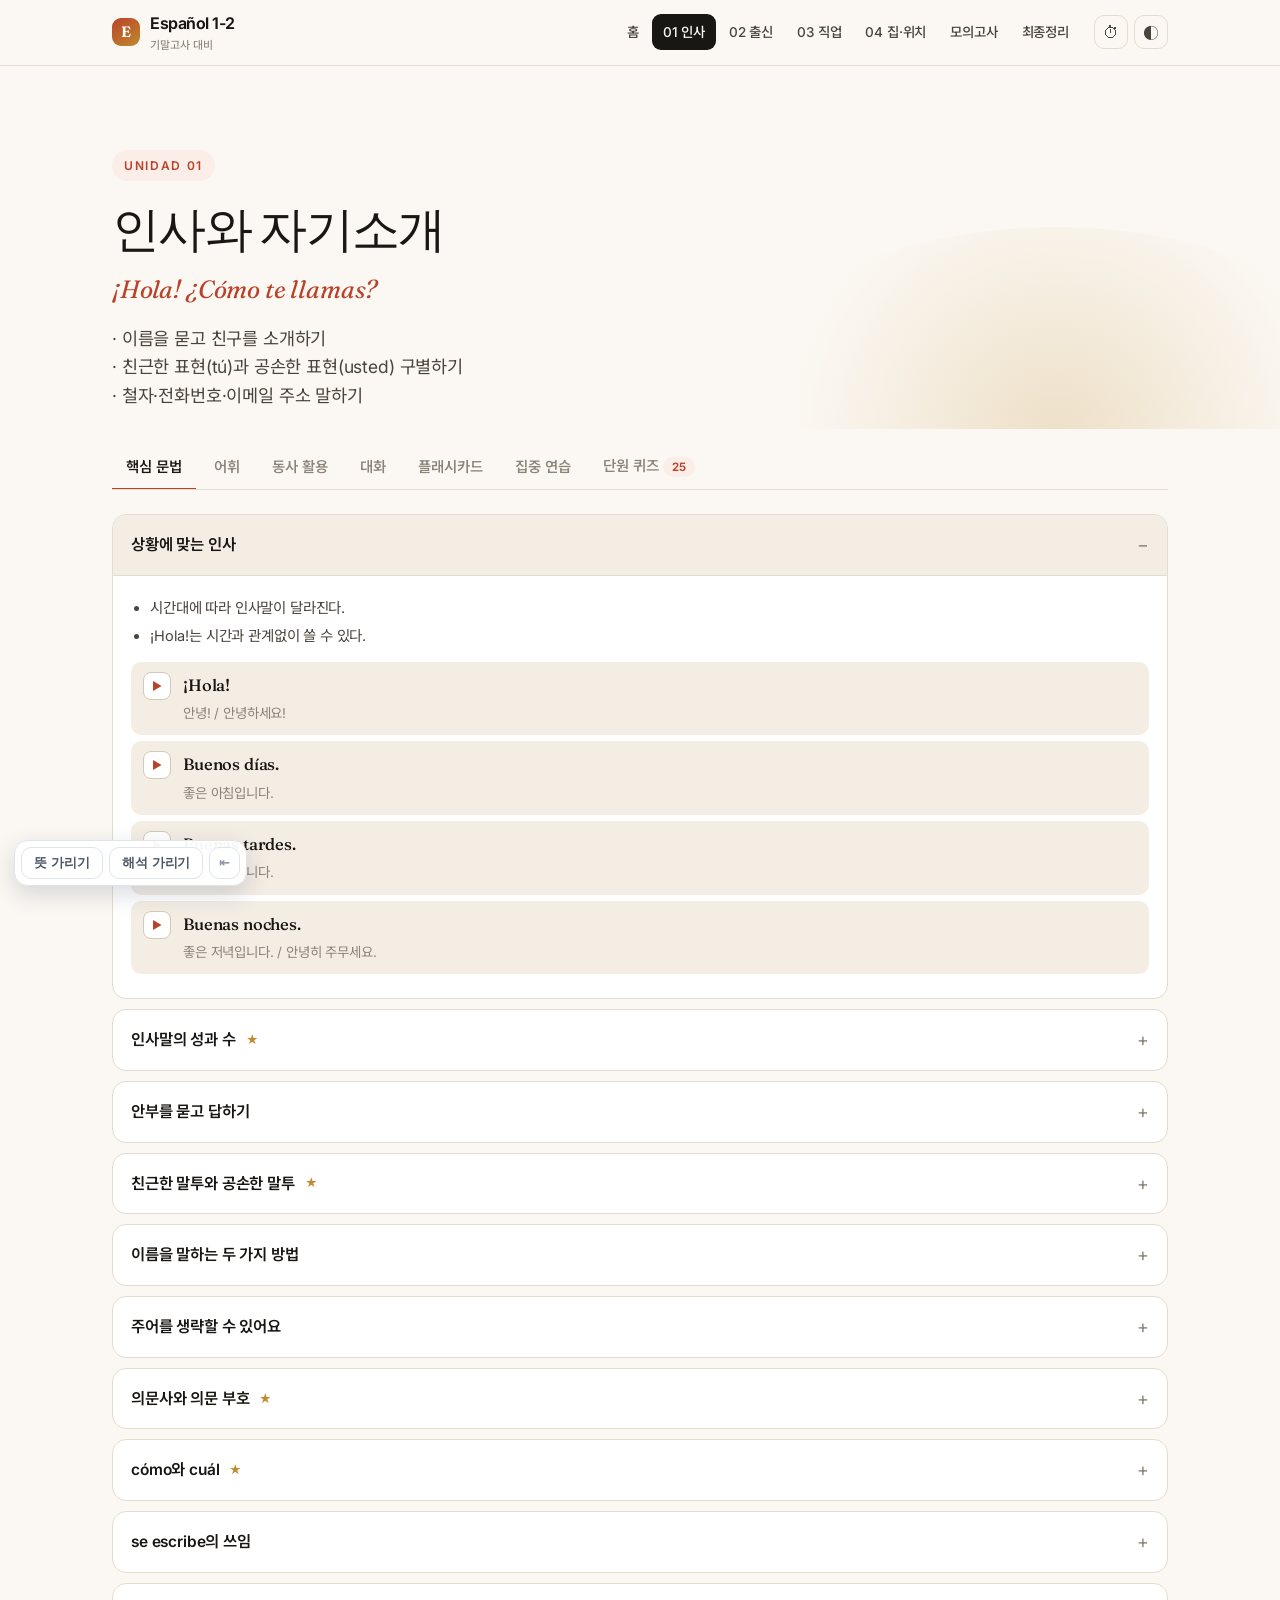
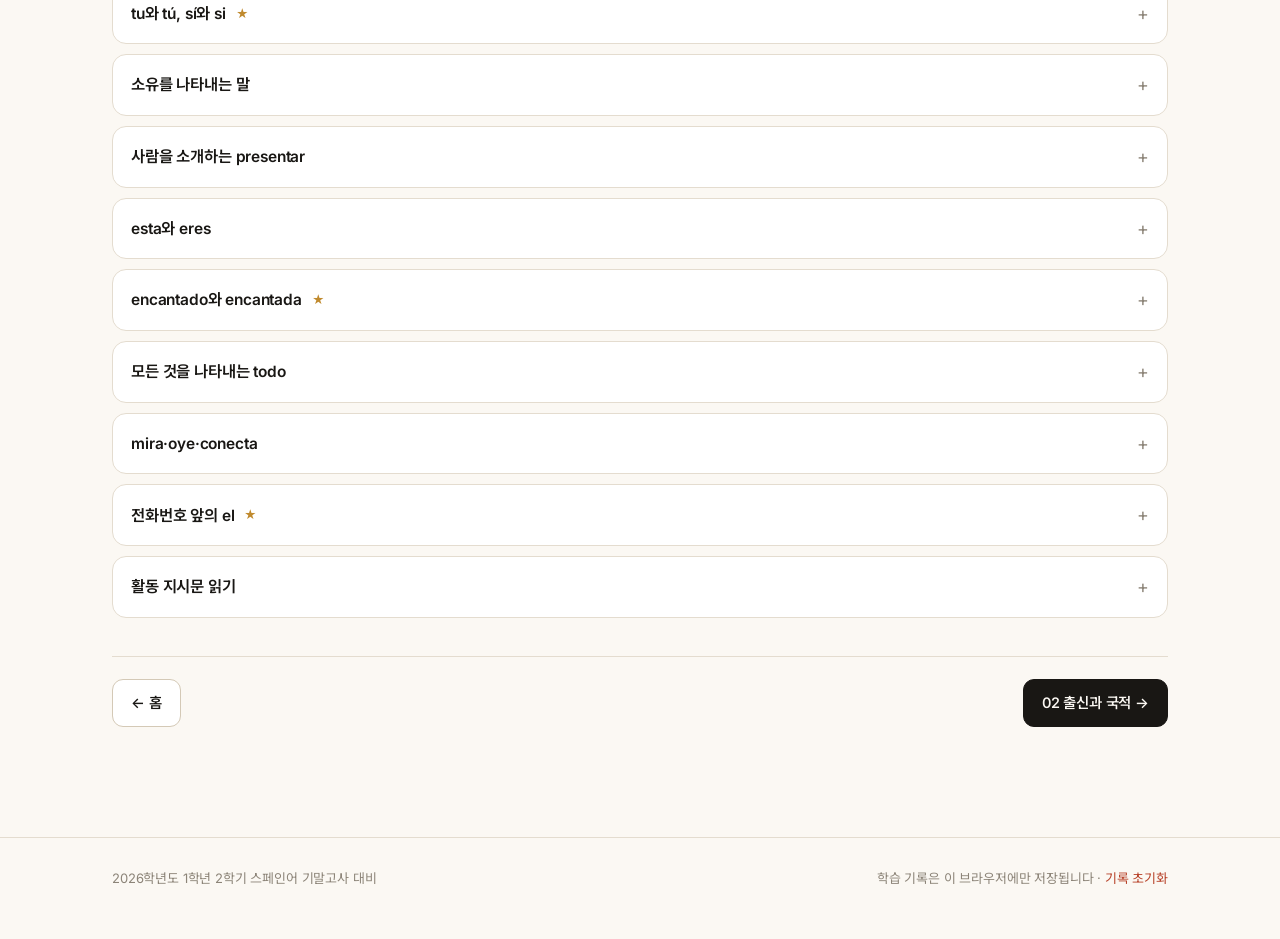
<file: u1.html>
<!DOCTYPE html>
<html lang="ko" data-theme="light">
<head>
<meta charset="utf-8">
<meta name="viewport" content="width=device-width,initial-scale=1">
<title>01 인사와 자기소개 · 스페인어 기말고사 대비</title>
<meta name="description" content="인사와 자기소개 — ¡Hola! ¿Cómo te llamas? 핵심 문법, 어휘, 동사 활용, 대화, 퀴즈">
<link rel="preconnect" href="https://fonts.googleapis.com">
<link rel="preconnect" href="https://fonts.gstatic.com" crossorigin>
<link href="https://fonts.googleapis.com/css2?family=Fraunces:ital,opsz,wght@0,9..144,300..700;1,9..144,300..700&family=Inter:wght@400;500;600;650&family=Noto+Sans+KR:wght@400;500;700&display=swap" rel="stylesheet">
<link rel="stylesheet" href="assets/css/style.css">
</head>
<body>
<main>
<section class="hero" style="padding-bottom:18px">
  <div class="wrap">
    <span class="eyebrow">Unidad 01</span>
    <h1 style="font-size:clamp(28px,5vw,48px)">인사와 자기소개</h1>
    <p class="es" style="font-size:clamp(18px,2.6vw,25px);color:var(--brand);margin:10px 0 0;font-style:italic">¡Hola! ¿Cómo te llamas?</p>
    <p class="lead" style="margin-top:14px">· 이름을 묻고 친구를 소개하기<br>· 친근한 표현(tú)과 공손한 표현(usted) 구별하기<br>· 철자·전화번호·이메일 주소 말하기</p>
  </div>
</section>

<section class="block" style="padding-top:14px">
  <div class="wrap">
    <div class="tabs">
      <button class="on" data-pane="p-gram">핵심 문법</button>
      <button data-pane="p-vocab">어휘</button>
      <button data-pane="p-verb">동사 활용</button>
      <button data-pane="p-dlg">대화</button>
      <button data-pane="p-fc">플래시카드</button>
      <button data-pane="p-drill">집중 연습</button>
      <button data-pane="p-quiz">단원 퀴즈 <span class="pill hot">25</span></button>
    </div>

    <div class="pane on" id="p-gram"><div id="gram"></div></div>
    <div class="pane" id="p-vocab"><div id="vocab"></div></div>
    <div class="pane" id="p-verb"><div id="verbs"></div></div>
    <div class="pane" id="p-dlg"><div id="dlgs"></div></div>
    <div class="pane" id="p-fc">
      <div class="tabs" data-group="fc" style="margin-bottom:18px">
        <button class="on" data-pane="fc-w">단어 카드</button>
        <button data-pane="fc-s">문장 카드</button>
      </div>
      <div class="pane on" data-group="fc" id="fc-w"><div id="flashW"></div></div>
      <div class="pane" data-group="fc" id="fc-s"><div id="flashS"></div></div>
    </div>
    <div class="pane" id="p-drill">
      <div class="tabs" data-group="dr" style="margin-bottom:18px">
        <button class="on" data-pane="dr-x">단원 집중</button>
        <button data-pane="dr-d">받아쓰기</button>
        <button data-pane="dr-m">짝 맞추기</button>
      </div>
      <div class="pane on" data-group="dr" id="dr-x"><div class="card"><h3 style="font-size:18px;margin-bottom:12px">짝 활동 표현 다시 보기</h3>
  <p style="color:var(--ink-2);font-size:14.5px;margin-top:0">이 단원의 짝 활동 문형은 <b>대화</b> 탭에서 전체 재생으로 연습할 수 있습니다.
  빈칸(_____)에는 자신의 이름·전화번호·이메일을 넣어 말해 보세요.</p>
  <div class="callout" style="margin-top:14px"><b>공손한 말투로 바꿀 때</b> — te llamas → se llama, tu → su, ¿Y tú? → ¿Y usted?</div></div></div>
      <div class="pane" data-group="dr" id="dr-d"><div id="dict"></div></div>
      <div class="pane" data-group="dr" id="dr-m"><div id="match"></div></div>
    </div>
    <div class="pane" id="p-quiz"><div id="quiz"></div></div>

    <div style="display:flex;gap:10px;margin-top:38px;flex-wrap:wrap;justify-content:space-between;border-top:1px solid var(--line);padding-top:22px">
      <a class="btn" href="index.html">← 홈</a>
      <a class="btn pri" href="u2.html">02 출신과 국적 →</a>
    </div>
  </div>
</section>
</main>

<script src="assets/js/data.js"></script>
<script src="assets/js/quiz.js"></script>
<script src="assets/js/app.js"></script>
<script>
const I = window.ISB, $=I.$, esc=I.esc, say=I.say;
I.buildShell();
const u = window.DATA.units[0];

I.renderGrammar($('#gram'), u.grammar);
I.renderVocab($('#vocab'), u.vocab, u.id);
I.renderVerbs($('#verbs'), u.verbs);
I.renderDialogs($('#dlgs'), u.dialogs);
const words = I.unitPairs(u), sents = I.unitSentences(u);
I.renderFlash($('#flashW'), words, u.id);
I.renderFlash($('#flashS'), sents, u.id+'s');
I.renderDictation($('#dict'), sents);
I.renderMatch($('#match'), words);
I.renderQuiz($('#quiz'), window.QUIZ[u.id], {save:'quiz-'+u.id});
I.initTabs();



</script>
<script src="dain-hide.js" defer></script>
</body>
</html>
</file>
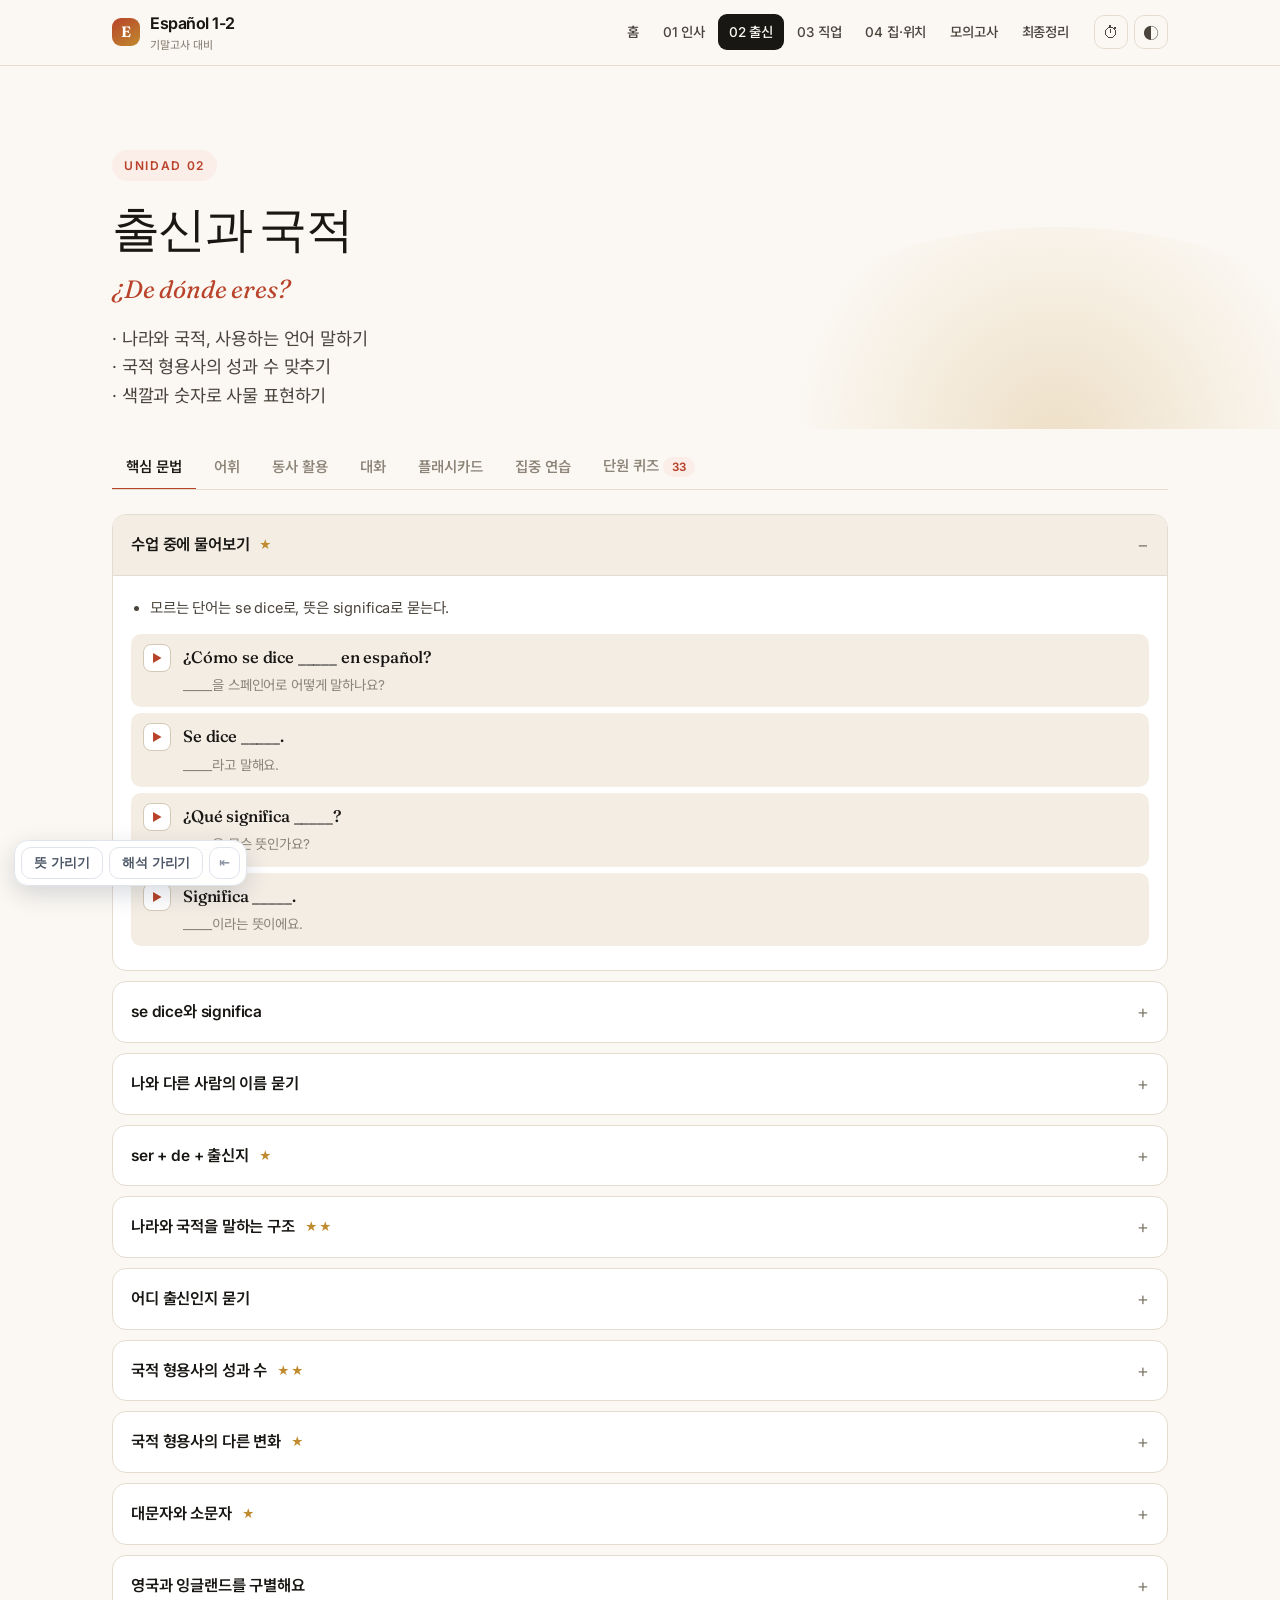
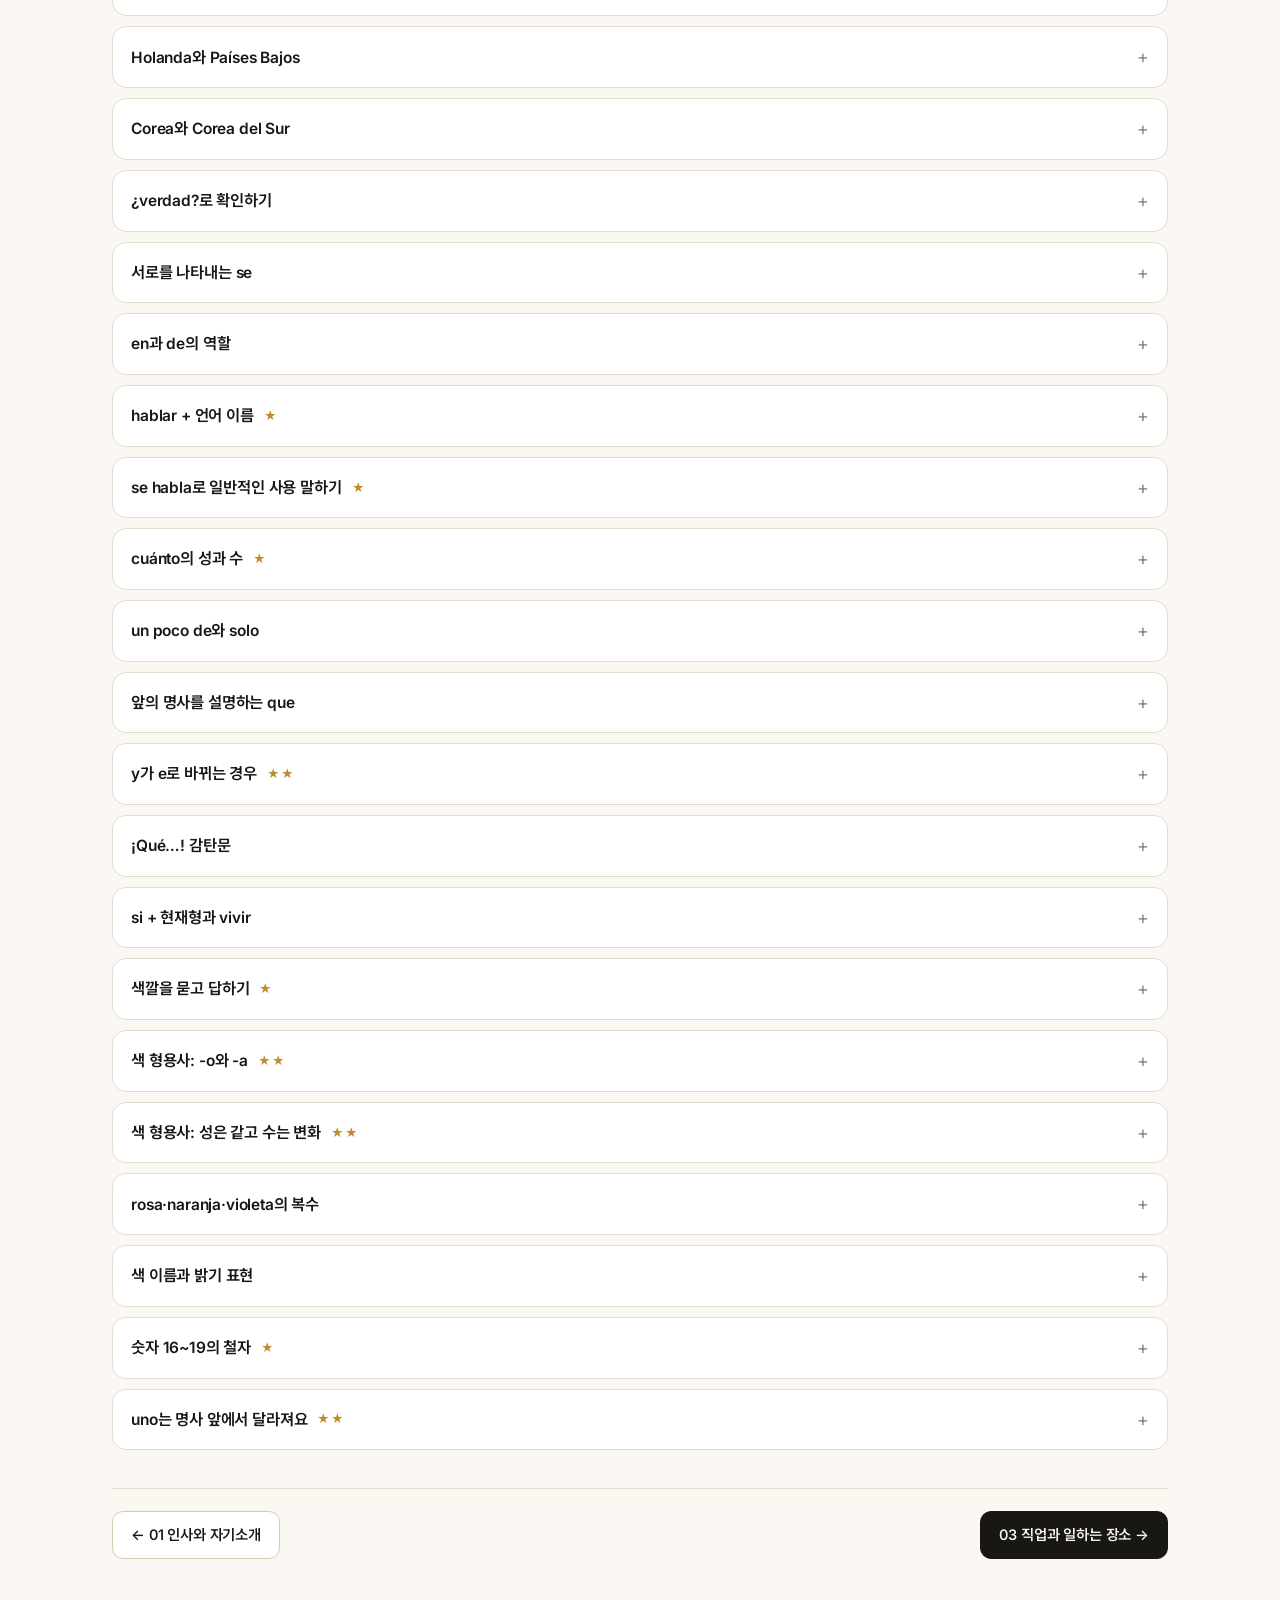
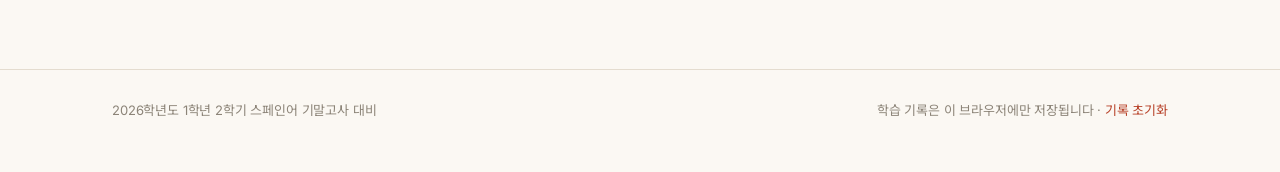
<file: u2.html>
<!DOCTYPE html>
<html lang="ko" data-theme="light">
<head>
<meta charset="utf-8">
<meta name="viewport" content="width=device-width,initial-scale=1">
<title>02 출신과 국적 · 스페인어 기말고사 대비</title>
<meta name="description" content="출신과 국적 — ¿De dónde eres? 핵심 문법, 어휘, 동사 활용, 대화, 퀴즈">
<link rel="preconnect" href="https://fonts.googleapis.com">
<link rel="preconnect" href="https://fonts.gstatic.com" crossorigin>
<link href="https://fonts.googleapis.com/css2?family=Fraunces:ital,opsz,wght@0,9..144,300..700;1,9..144,300..700&family=Inter:wght@400;500;600;650&family=Noto+Sans+KR:wght@400;500;700&display=swap" rel="stylesheet">
<link rel="stylesheet" href="assets/css/style.css">
</head>
<body>
<main>
<section class="hero" style="padding-bottom:18px">
  <div class="wrap">
    <span class="eyebrow">Unidad 02</span>
    <h1 style="font-size:clamp(28px,5vw,48px)">출신과 국적</h1>
    <p class="es" style="font-size:clamp(18px,2.6vw,25px);color:var(--brand);margin:10px 0 0;font-style:italic">¿De dónde eres?</p>
    <p class="lead" style="margin-top:14px">· 나라와 국적, 사용하는 언어 말하기<br>· 국적 형용사의 성과 수 맞추기<br>· 색깔과 숫자로 사물 표현하기</p>
  </div>
</section>

<section class="block" style="padding-top:14px">
  <div class="wrap">
    <div class="tabs">
      <button class="on" data-pane="p-gram">핵심 문법</button>
      <button data-pane="p-vocab">어휘</button>
      <button data-pane="p-verb">동사 활용</button>
      <button data-pane="p-dlg">대화</button>
      <button data-pane="p-fc">플래시카드</button>
      <button data-pane="p-drill">집중 연습</button>
      <button data-pane="p-quiz">단원 퀴즈 <span class="pill hot">33</span></button>
    </div>

    <div class="pane on" id="p-gram"><div id="gram"></div></div>
    <div class="pane" id="p-vocab"><div id="vocab"></div></div>
    <div class="pane" id="p-verb"><div id="verbs"></div></div>
    <div class="pane" id="p-dlg"><div id="dlgs"></div></div>
    <div class="pane" id="p-fc">
      <div class="tabs" data-group="fc" style="margin-bottom:18px">
        <button class="on" data-pane="fc-w">단어 카드</button>
        <button data-pane="fc-s">문장 카드</button>
      </div>
      <div class="pane on" data-group="fc" id="fc-w"><div id="flashW"></div></div>
      <div class="pane" data-group="fc" id="fc-s"><div id="flashS"></div></div>
    </div>
    <div class="pane" id="p-drill">
      <div class="tabs" data-group="dr" style="margin-bottom:18px">
        <button class="on" data-pane="dr-x">단원 집중</button>
        <button data-pane="dr-d">받아쓰기</button>
        <button data-pane="dr-m">짝 맞추기</button>
      </div>
      <div class="pane on" data-group="dr" id="dr-x">
<div class="card" style="margin-bottom:18px">
  <h3 style="font-size:18px;margin-bottom:12px">색깔 — 형태 변화까지 확인하기</h3>
  <div class="grid g4" id="colors"></div>
  <div class="callout" style="margin-top:16px">
    <b>-o형</b>(blanco, amarillo, rojo, negro)은 여성형 -a, 복수 -s/-as.
    <b>불변형</b>(azul, verde, gris, marrón)은 남녀 같고 복수는 azules, verdes, grises, marrones.
    <b>rosa · naranja · violeta</b>는 복수형을 쓰지 않아도 된다.
  </div>
</div>
<div class="card" style="margin-bottom:18px">
  <h3 style="font-size:18px;margin-bottom:6px">숫자 0~20</h3>
  <p style="color:var(--ink-3);font-size:13.5px;margin-top:0">카드를 누르면 발음을 들려줍니다.</p>
  <div class="numgrid" id="nums"></div>
  <div class="callout" style="margin-top:16px"><b>dieciséis</b>에만 강세 기호가 있습니다. 16~19는 모두 한 단어로 붙여 씁니다.</div>
</div>
<div class="card" style="margin-bottom:18px">
  <h3 style="font-size:18px;margin-bottom:6px">수도로 나라 맞히기</h3>
  <p style="color:var(--ink-3);font-size:13.5px;margin-top:0">Si vives en ____, ¿de dónde eres?</p>
  <div id="capQuiz"></div>
</div>
<div class="card" style="margin-bottom:18px">
  <h3 style="font-size:18px;margin-bottom:12px">인물의 출신과 국적</h3>
  <table class="mtab"><thead><tr><th>인물</th><th>출신(ser de)</th><th>국적</th><th>언어</th></tr></thead><tbody id="famous"></tbody></table>
</div>
<div class="card">
  <h3 style="font-size:18px;margin-bottom:12px">숫자와 색깔 말하기</h3>
  <table class="mtab"><thead><tr><th>질문</th><th>대답</th></tr></thead><tbody id="numcol"></tbody></table>
</div></div>
      <div class="pane" data-group="dr" id="dr-d"><div id="dict"></div></div>
      <div class="pane" data-group="dr" id="dr-m"><div id="match"></div></div>
    </div>
    <div class="pane" id="p-quiz"><div id="quiz"></div></div>

    <div style="display:flex;gap:10px;margin-top:38px;flex-wrap:wrap;justify-content:space-between;border-top:1px solid var(--line);padding-top:22px">
      <a class="btn" href="u1.html">← 01 인사와 자기소개</a>
      <a class="btn pri" href="u3.html">03 직업과 일하는 장소 →</a>
    </div>
  </div>
</section>
</main>

<script src="assets/js/data.js"></script>
<script src="assets/js/quiz.js"></script>
<script src="assets/js/app.js"></script>
<script>
const I = window.ISB, $=I.$, esc=I.esc, say=I.say;
I.buildShell();
const u = window.DATA.units[1];

I.renderGrammar($('#gram'), u.grammar);
I.renderVocab($('#vocab'), u.vocab, u.id);
I.renderVerbs($('#verbs'), u.verbs);
I.renderDialogs($('#dlgs'), u.dialogs);
const words = I.unitPairs(u), sents = I.unitSentences(u);
I.renderFlash($('#flashW'), words, u.id);
I.renderFlash($('#flashS'), sents, u.id+'s');
I.renderDictation($('#dict'), sents);
I.renderMatch($('#match'), words);
I.renderQuiz($('#quiz'), window.QUIZ[u.id], {save:'quiz-'+u.id});
I.initTabs();

/* 색깔 */
const COLORMAP={blanco:'#ffffff',amarillo:'#F5C518',naranja:'#E8762C',rosa:'#EE93B4',rojo:'#CE2B37',violeta:'#7B4BA8',azul:'#1E63B8',verde:'#2E8B57','marrón':'#7A4A24',gris:'#9AA0A6',negro:'#1B1B1B'};
$('#colors').innerHTML = u.vocab.find(g=>g.group==='색깔').items.map(it=>{
  const key=it[0].split(' / ')[0];
  return '<div class="card colorcard" data-say="'+esc(key)+'" style="cursor:pointer">'+
   '<div class="swatch" style="background:'+(COLORMAP[key]||'#ccc')+'"></div>'+
   '<b>'+esc(it[0])+'</b><span>'+esc(it[1])+'</span></div>';
}).join('');
/* 숫자 */
$('#nums').innerHTML = u.vocab.find(g=>g.group==='숫자 0~20').items.map(it=>
  '<div class="numcard" data-say="'+esc(it[0])+'"><i>'+esc(it[1])+'</i><b>'+esc(it[0])+'</b></div>').join('');
/* 수도 퀴즈 */
(function(){
  const caps=I.shuffle(u.capitals);
  $('#capQuiz').innerHTML = caps.map((c,ci)=>
    '<div class="exline" style="align-items:center"><button class="play" data-say="Si vives en '+esc(c[0])+', ¿de dónde eres?">▶</button>'+
    '<div class="txt" style="flex:1"><b>Si vives en '+esc(c[0])+'…</b></div>'+
    '<button class="btn sm" data-rev="'+ci+'">정답</button>'+
    '<b class="es" style="display:none;color:var(--teal);min-width:120px" id="cap'+ci+'">Soy de '+esc(c[1])+'.</b></div>').join('');
  $('#capQuiz').addEventListener('click',e=>{
    const r=e.target.closest('[data-rev]');
    if(r){ const b=$('#cap'+r.dataset.rev); b.style.display='inline'; r.style.display='none'; say(b.textContent); }
  });
})();
/* 인물 */
$('#famous').innerHTML = u.famous.map(f=>
  '<tr><td>'+esc(f[0])+'</td><td class="es">es de '+esc(f[1])+'</td><td class="es">es '+esc(f[2])+'</td><td class="es">el '+esc(f[3])+'</td></tr>').join('');
/* 숫자-색깔 */
$('#numcol').innerHTML = u.numColors.map(nc=>
  '<tr><td class="es">¿De qué color es el '+esc(nc[0])+'?</td><td class="es" style="color:var(--teal)">El '+esc(nc[0])+' es '+esc(nc[1])+'.</td></tr>').join('');
document.querySelector('#dr-x').addEventListener('click',e=>{
  const s=e.target.closest('[data-say]'); if(s) say(s.dataset.say);
});



</script>
<script src="dain-hide.js" defer></script>
</body>
</html>
</file>
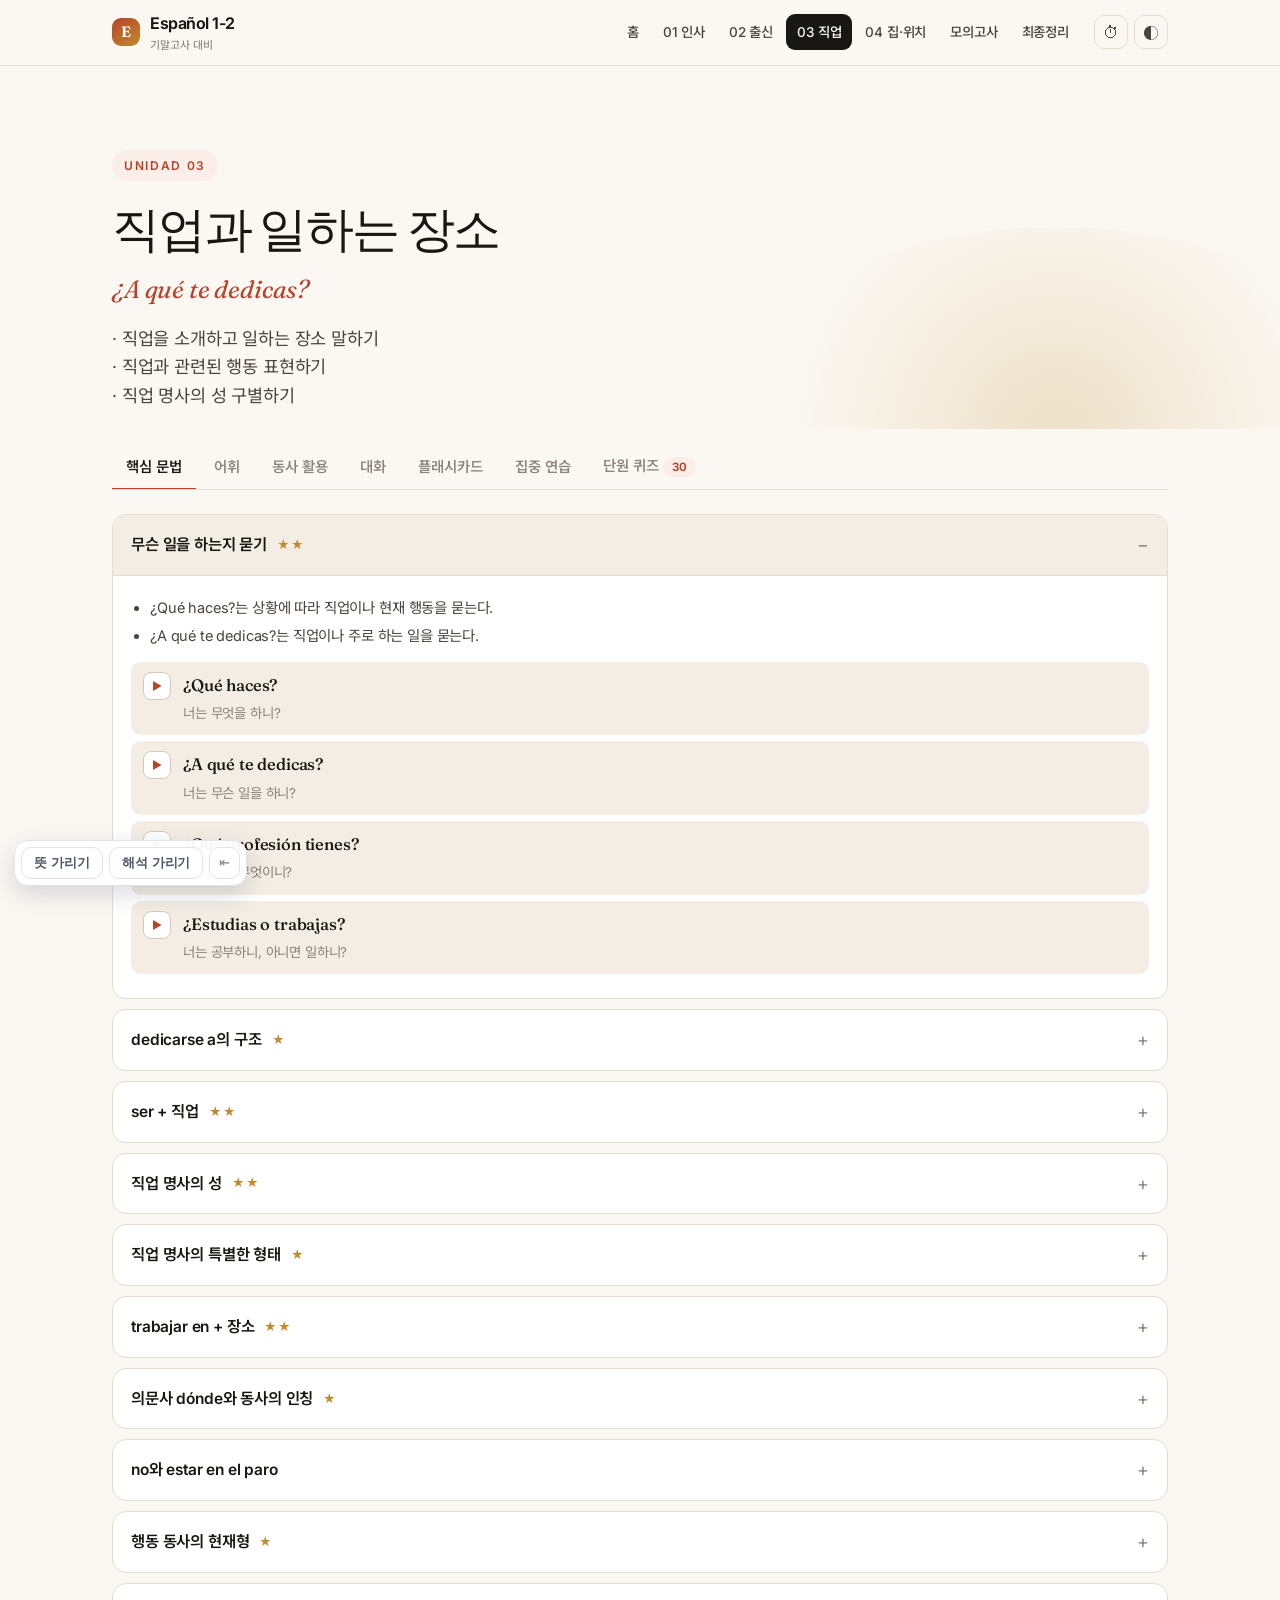
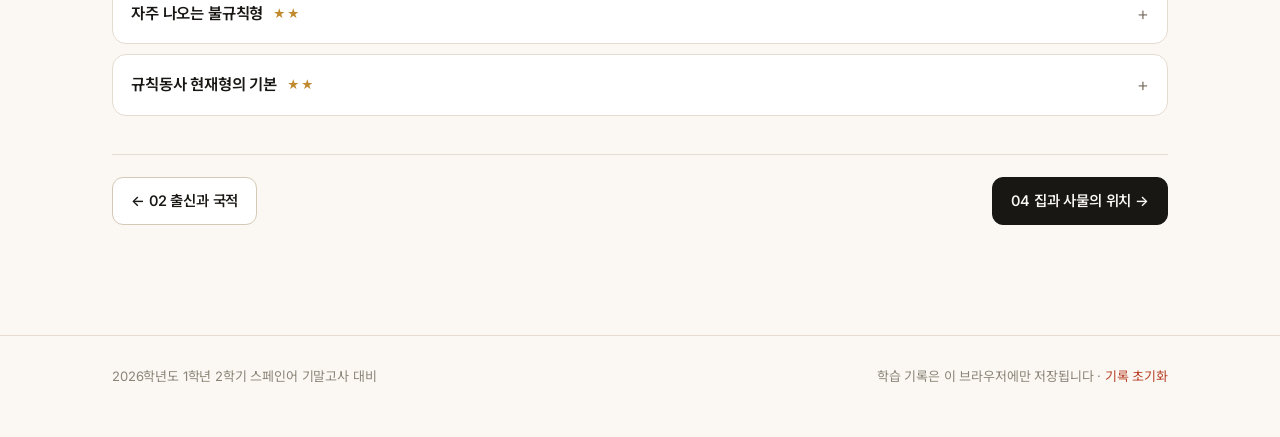
<file: u3.html>
<!DOCTYPE html>
<html lang="ko" data-theme="light">
<head>
<meta charset="utf-8">
<meta name="viewport" content="width=device-width,initial-scale=1">
<title>03 직업과 일하는 장소 · 스페인어 기말고사 대비</title>
<meta name="description" content="직업과 일하는 장소 — ¿A qué te dedicas? 핵심 문법, 어휘, 동사 활용, 대화, 퀴즈">
<link rel="preconnect" href="https://fonts.googleapis.com">
<link rel="preconnect" href="https://fonts.gstatic.com" crossorigin>
<link href="https://fonts.googleapis.com/css2?family=Fraunces:ital,opsz,wght@0,9..144,300..700;1,9..144,300..700&family=Inter:wght@400;500;600;650&family=Noto+Sans+KR:wght@400;500;700&display=swap" rel="stylesheet">
<link rel="stylesheet" href="assets/css/style.css">
</head>
<body>
<main>
<section class="hero" style="padding-bottom:18px">
  <div class="wrap">
    <span class="eyebrow">Unidad 03</span>
    <h1 style="font-size:clamp(28px,5vw,48px)">직업과 일하는 장소</h1>
    <p class="es" style="font-size:clamp(18px,2.6vw,25px);color:var(--brand);margin:10px 0 0;font-style:italic">¿A qué te dedicas?</p>
    <p class="lead" style="margin-top:14px">· 직업을 소개하고 일하는 장소 말하기<br>· 직업과 관련된 행동 표현하기<br>· 직업 명사의 성 구별하기</p>
  </div>
</section>

<section class="block" style="padding-top:14px">
  <div class="wrap">
    <div class="tabs">
      <button class="on" data-pane="p-gram">핵심 문법</button>
      <button data-pane="p-vocab">어휘</button>
      <button data-pane="p-verb">동사 활용</button>
      <button data-pane="p-dlg">대화</button>
      <button data-pane="p-fc">플래시카드</button>
      <button data-pane="p-drill">집중 연습</button>
      <button data-pane="p-quiz">단원 퀴즈 <span class="pill hot">30</span></button>
    </div>

    <div class="pane on" id="p-gram"><div id="gram"></div></div>
    <div class="pane" id="p-vocab"><div id="vocab"></div></div>
    <div class="pane" id="p-verb"><div id="verbs"></div></div>
    <div class="pane" id="p-dlg"><div id="dlgs"></div></div>
    <div class="pane" id="p-fc">
      <div class="tabs" data-group="fc" style="margin-bottom:18px">
        <button class="on" data-pane="fc-w">단어 카드</button>
        <button data-pane="fc-s">문장 카드</button>
      </div>
      <div class="pane on" data-group="fc" id="fc-w"><div id="flashW"></div></div>
      <div class="pane" data-group="fc" id="fc-s"><div id="flashS"></div></div>
    </div>
    <div class="pane" id="p-drill">
      <div class="tabs" data-group="dr" style="margin-bottom:18px">
        <button class="on" data-pane="dr-x">단원 집중</button>
        <button data-pane="dr-d">받아쓰기</button>
        <button data-pane="dr-m">짝 맞추기</button>
      </div>
      <div class="pane on" data-group="dr" id="dr-x">
<div class="card" style="margin-bottom:18px">
  <h3 style="font-size:18px;margin-bottom:12px">직업 ↔ 일하는 장소</h3>
  <table class="mtab"><thead><tr><th>직업</th><th>장소</th><th>뜻</th></tr></thead><tbody id="jp"></tbody></table>
</div>
<div class="card">
  <h3 style="font-size:18px;margin-bottom:12px">직업별 하는 일</h3>
  <table class="mtab"><thead><tr><th>주어</th><th>동작</th><th>뜻</th></tr></thead><tbody id="ja"></tbody></table>
  <div class="callout" style="margin-top:16px">
    <b>hacer</b> → hago / hace · <b>dar</b> → doy / da. 주어가 여럿이면 <b>tocan, conducen, cantan</b>처럼 복수형을 씁니다.
  </div>
</div></div>
      <div class="pane" data-group="dr" id="dr-d"><div id="dict"></div></div>
      <div class="pane" data-group="dr" id="dr-m"><div id="match"></div></div>
    </div>
    <div class="pane" id="p-quiz"><div id="quiz"></div></div>

    <div style="display:flex;gap:10px;margin-top:38px;flex-wrap:wrap;justify-content:space-between;border-top:1px solid var(--line);padding-top:22px">
      <a class="btn" href="u2.html">← 02 출신과 국적</a>
      <a class="btn pri" href="u4.html">04 집과 사물의 위치 →</a>
    </div>
  </div>
</section>
</main>

<script src="assets/js/data.js"></script>
<script src="assets/js/quiz.js"></script>
<script src="assets/js/app.js"></script>
<script>
const I = window.ISB, $=I.$, esc=I.esc, say=I.say;
I.buildShell();
const u = window.DATA.units[2];

I.renderGrammar($('#gram'), u.grammar);
I.renderVocab($('#vocab'), u.vocab, u.id);
I.renderVerbs($('#verbs'), u.verbs);
I.renderDialogs($('#dlgs'), u.dialogs);
const words = I.unitPairs(u), sents = I.unitSentences(u);
I.renderFlash($('#flashW'), words, u.id);
I.renderFlash($('#flashS'), sents, u.id+'s');
I.renderDictation($('#dict'), sents);
I.renderMatch($('#match'), words);
I.renderQuiz($('#quiz'), window.QUIZ[u.id], {save:'quiz-'+u.id});
I.initTabs();


$('#jp').innerHTML = u.jobPlace.map(j=>
  '<tr><td class="es">'+esc(j[0])+'</td><td class="es">'+esc(j[1])+'</td><td style="color:var(--ink-3);font-size:13.5px">'+esc(j[2])+'</td></tr>').join('');
$('#ja').innerHTML = u.jobAction.map(j=>
  '<tr><td class="es">'+esc(j[0])+'</td><td class="es" style="color:var(--teal)">'+esc(j[1])+'</td><td style="color:var(--ink-3);font-size:13.5px">'+esc(j[2])+'</td></tr>').join('');
$('#dr-x').addEventListener('click',e=>{
  const tr=e.target.closest('tr'); if(tr) say(tr.children[0].textContent+' '+tr.children[1].textContent);
});


</script>
<script src="dain-hide.js" defer></script>
</body>
</html>
</file>
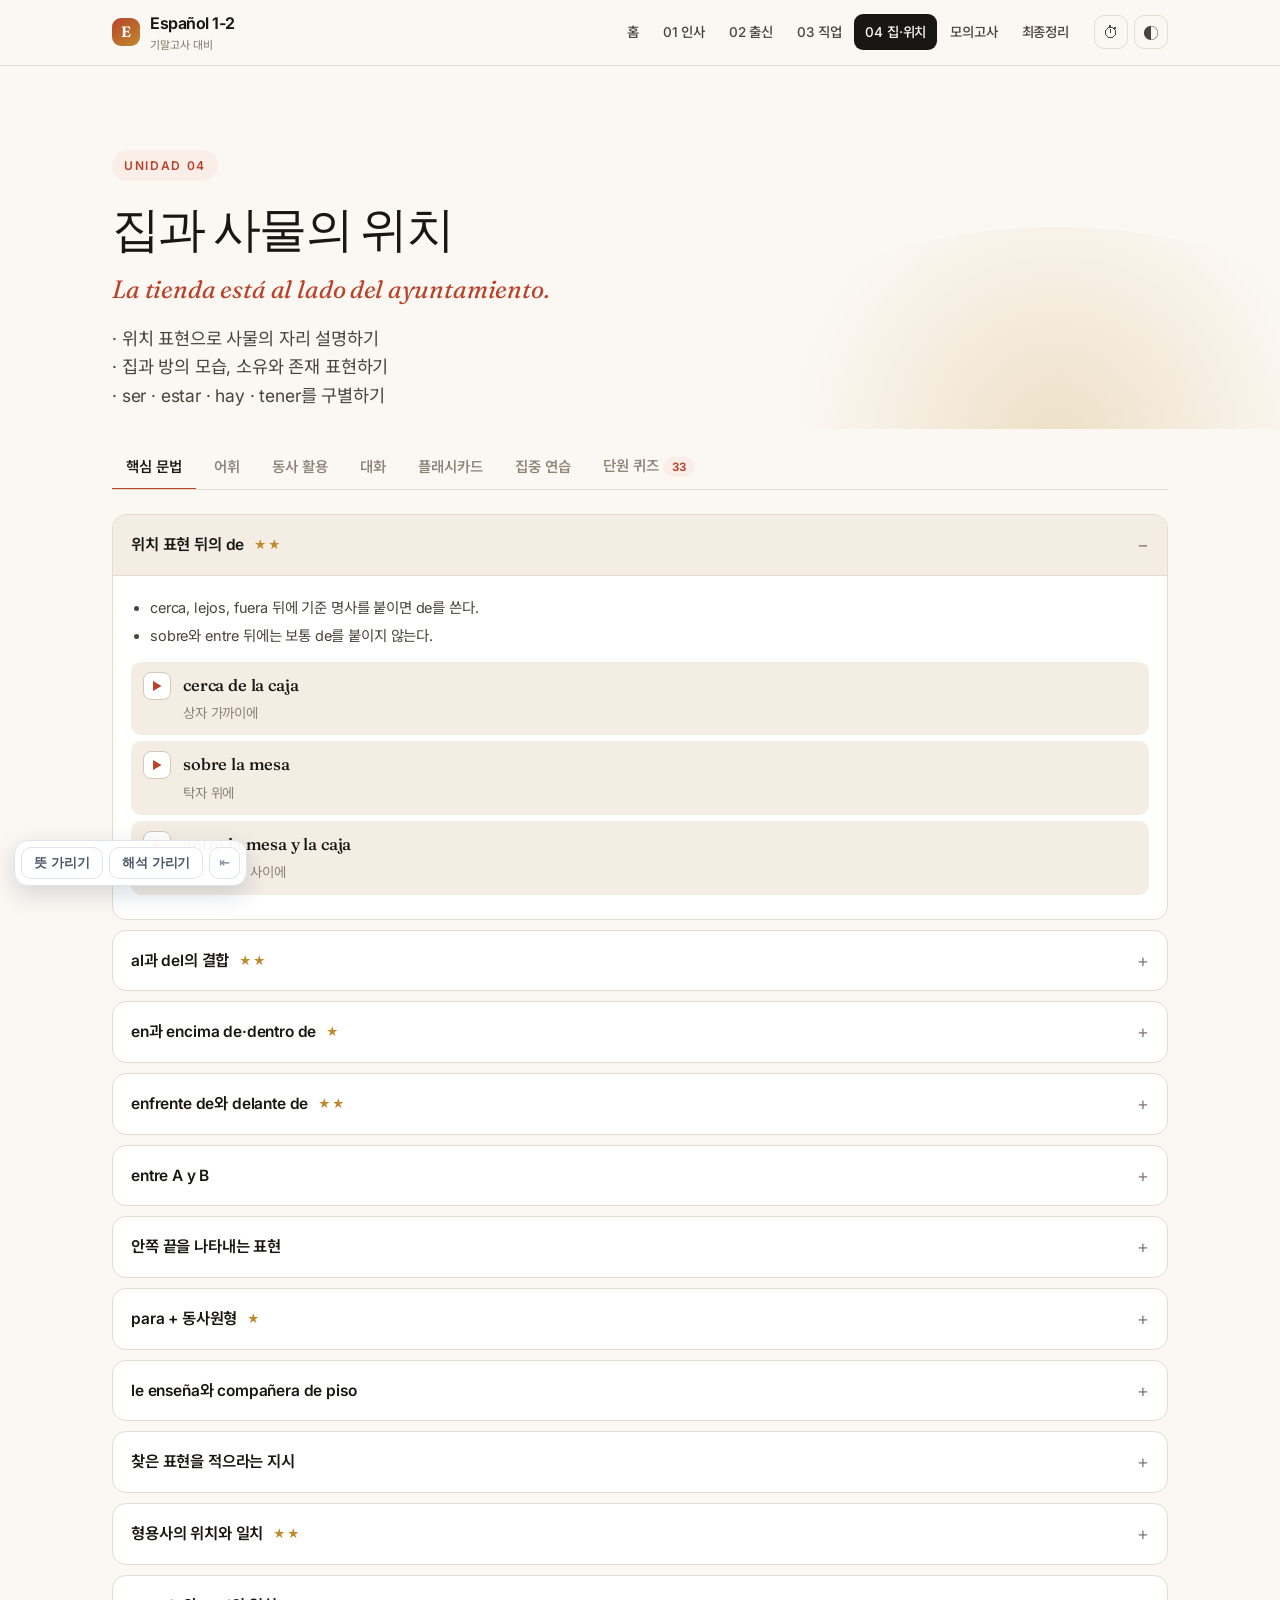
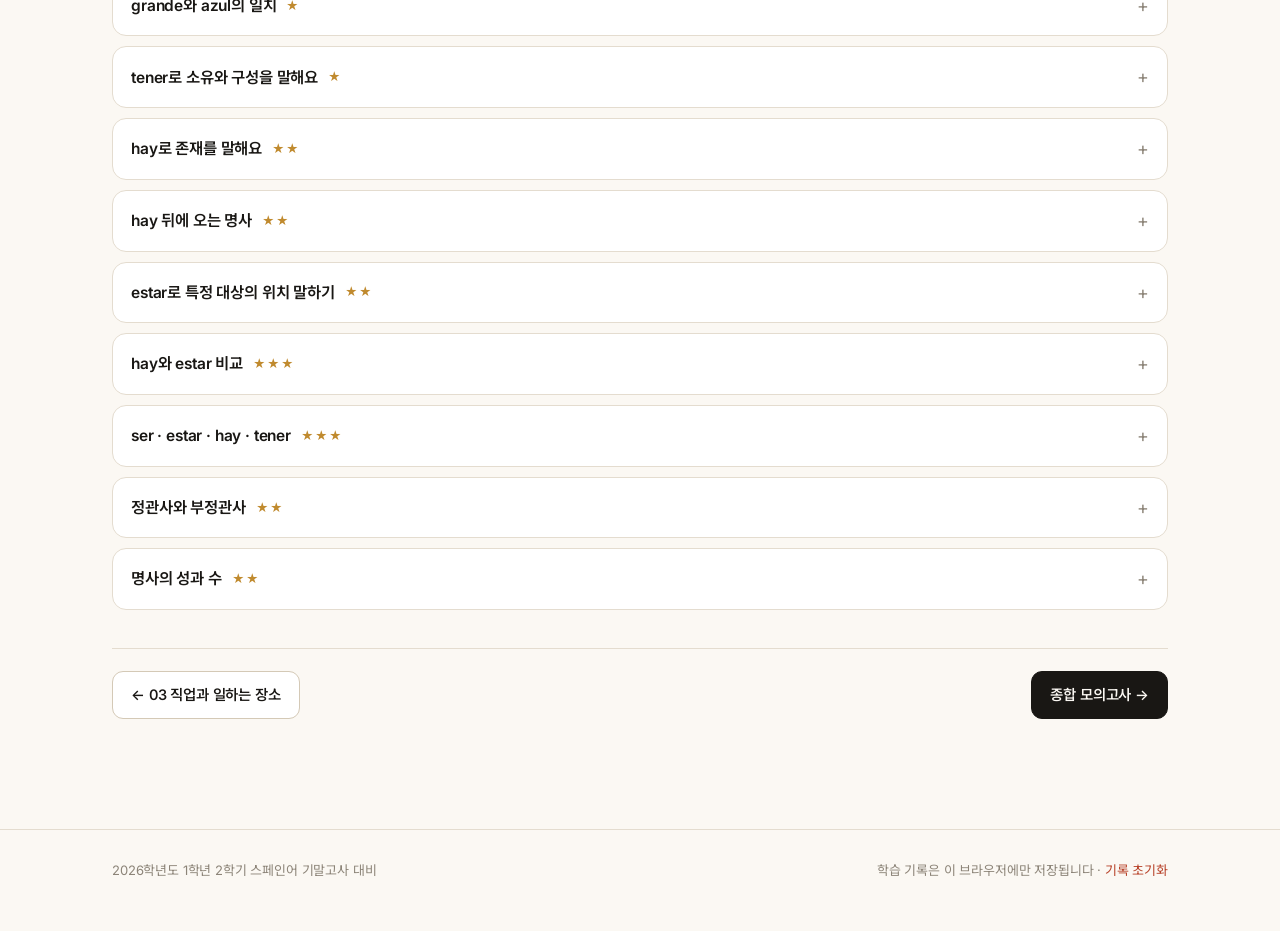
<file: u4.html>
<!DOCTYPE html>
<html lang="ko" data-theme="light">
<head>
<meta charset="utf-8">
<meta name="viewport" content="width=device-width,initial-scale=1">
<title>04 집과 사물의 위치 · 스페인어 기말고사 대비</title>
<meta name="description" content="집과 사물의 위치 — La tienda está al lado del ayuntamiento. 핵심 문법, 어휘, 동사 활용, 대화, 퀴즈">
<link rel="preconnect" href="https://fonts.googleapis.com">
<link rel="preconnect" href="https://fonts.gstatic.com" crossorigin>
<link href="https://fonts.googleapis.com/css2?family=Fraunces:ital,opsz,wght@0,9..144,300..700;1,9..144,300..700&family=Inter:wght@400;500;600;650&family=Noto+Sans+KR:wght@400;500;700&display=swap" rel="stylesheet">
<link rel="stylesheet" href="assets/css/style.css">
</head>
<body>
<main>
<section class="hero" style="padding-bottom:18px">
  <div class="wrap">
    <span class="eyebrow">Unidad 04</span>
    <h1 style="font-size:clamp(28px,5vw,48px)">집과 사물의 위치</h1>
    <p class="es" style="font-size:clamp(18px,2.6vw,25px);color:var(--brand);margin:10px 0 0;font-style:italic">La tienda está al lado del ayuntamiento.</p>
    <p class="lead" style="margin-top:14px">· 위치 표현으로 사물의 자리 설명하기<br>· 집과 방의 모습, 소유와 존재 표현하기<br>· ser · estar · hay · tener를 구별하기</p>
  </div>
</section>

<section class="block" style="padding-top:14px">
  <div class="wrap">
    <div class="tabs">
      <button class="on" data-pane="p-gram">핵심 문법</button>
      <button data-pane="p-vocab">어휘</button>
      <button data-pane="p-verb">동사 활용</button>
      <button data-pane="p-dlg">대화</button>
      <button data-pane="p-fc">플래시카드</button>
      <button data-pane="p-drill">집중 연습</button>
      <button data-pane="p-quiz">단원 퀴즈 <span class="pill hot">33</span></button>
    </div>

    <div class="pane on" id="p-gram"><div id="gram"></div></div>
    <div class="pane" id="p-vocab"><div id="vocab"></div></div>
    <div class="pane" id="p-verb"><div id="verbs"></div></div>
    <div class="pane" id="p-dlg"><div id="dlgs"></div></div>
    <div class="pane" id="p-fc">
      <div class="tabs" data-group="fc" style="margin-bottom:18px">
        <button class="on" data-pane="fc-w">단어 카드</button>
        <button data-pane="fc-s">문장 카드</button>
      </div>
      <div class="pane on" data-group="fc" id="fc-w"><div id="flashW"></div></div>
      <div class="pane" data-group="fc" id="fc-s"><div id="flashS"></div></div>
    </div>
    <div class="pane" id="p-drill">
      <div class="tabs" data-group="dr" style="margin-bottom:18px">
        <button class="on" data-pane="dr-x">단원 집중</button>
        <button data-pane="dr-d">받아쓰기</button>
        <button data-pane="dr-m">짝 맞추기</button>
      </div>
      <div class="pane on" data-group="dr" id="dr-x">
<div class="card" style="margin-bottom:18px">
  <h3 style="font-size:18px;margin-bottom:6px">고양이로 익히는 위치 표현 15문장</h3>
  <p style="color:var(--ink-3);font-size:13.5px;margin-top:0">문장을 누르면 발음을 들려줍니다. ▶ 전체 듣기로 한 번에 들을 수도 있어요.</p>
  <div style="display:flex;gap:8px;margin:10px 0 14px"><button class="btn sm pri" id="catAll">▶ 전체 듣기</button><button class="btn sm" id="catStop">■ 정지</button></div>
  <div id="cats"></div>
</div>
<div class="card">
  <h3 style="font-size:18px;margin-bottom:6px">ser · estar · hay · tener 골라 쓰기</h3>
  <p style="color:var(--ink-3);font-size:13.5px;margin-top:0">빈칸에 알맞은 동사를 눌러 보세요.</p>
  <div id="seht"></div>
</div></div>
      <div class="pane" data-group="dr" id="dr-d"><div id="dict"></div></div>
      <div class="pane" data-group="dr" id="dr-m"><div id="match"></div></div>
    </div>
    <div class="pane" id="p-quiz"><div id="quiz"></div></div>

    <div style="display:flex;gap:10px;margin-top:38px;flex-wrap:wrap;justify-content:space-between;border-top:1px solid var(--line);padding-top:22px">
      <a class="btn" href="u3.html">← 03 직업과 일하는 장소</a>
      <a class="btn pri" href="exam.html">종합 모의고사 →</a>
    </div>
  </div>
</section>
</main>

<script src="assets/js/data.js"></script>
<script src="assets/js/quiz.js"></script>
<script src="assets/js/app.js"></script>
<script>
const I = window.ISB, $=I.$, esc=I.esc, say=I.say;
I.buildShell();
const u = window.DATA.units[3];

I.renderGrammar($('#gram'), u.grammar);
I.renderVocab($('#vocab'), u.vocab, u.id);
I.renderVerbs($('#verbs'), u.verbs);
I.renderDialogs($('#dlgs'), u.dialogs);
const words = I.unitPairs(u), sents = I.unitSentences(u);
I.renderFlash($('#flashW'), words, u.id);
I.renderFlash($('#flashS'), sents, u.id+'s');
I.renderDictation($('#dict'), sents);
I.renderMatch($('#match'), words);
I.renderQuiz($('#quiz'), window.QUIZ[u.id], {save:'quiz-'+u.id});
I.initTabs();



$('#cats').innerHTML = u.catPos.map(c=>
  '<div class="exline"><button class="play" data-say="'+esc(c[0])+'">▶</button>'+
  '<div class="txt"><b>'+esc(c[0])+'</b><span>'+esc(c[1])+'</span></div></div>').join('');
$('#cats').addEventListener('click',e=>{const s=e.target.closest('[data-say]');if(s)say(s.dataset.say);});
$('#catAll').onclick=()=>I.TTS.queue(u.catPos.map(c=>({text:c[0],gap:500})));
$('#catStop').onclick=()=>I.TTS.stop();
/* ser/estar/hay/tener 연습 */
(function(){
  const items=[
    ['Mi habitación ___ grande.','es','방의 특징 → ser'],
    ['La cocina ___ al lado del comedor.','está','특정 장소의 위치 → estar'],
    ['En mi habitación ___ una cama.','hay','존재 → hay'],
    ['Mi habitación ___ una ventana.','tiene','갖추고 있음 → tener'],
    ['Los libros ___ en la mesa.','están','특정 복수 주어의 위치 → estar'],
    ['___ dos sillas en la sala.','Hay','존재 → hay'],
    ['Las paredes ___ verdes.','son','특징(복수) → ser'],
    ['Yo ___ una habitación grande.','tengo','소유 → tener'],
    ['¿Dónde ___ el baño?','está','위치를 물음 → estar'],
    ['¿Qué ___ al fondo del pasillo?','hay','존재를 물음 → hay']
  ];
  const opts=['es','son','está','están','hay','tiene','tengo','Hay','soy'];
  $('#seht').innerHTML = items.map((it,ii)=>
    '<div class="exline" style="flex-direction:column;align-items:stretch;gap:8px">'+
    '<b class="es" style="font-size:16.5px">'+esc(it[0])+'</b>'+
    '<div class="chips" data-i="'+ii+'">'+['es','son','está','están','hay','tiene','tengo'].map(o=>
      '<button class="chip" data-o="'+o+'">'+o+'</button>').join('')+'</div>'+
    '<span id="sr'+ii+'" style="font-size:13.5px;display:none"></span></div>').join('');
  $('#seht').addEventListener('click',e=>{
    const b=e.target.closest('[data-o]'); if(!b)return;
    const i=+b.closest('[data-i]').dataset.i, want=items[i][1].toLowerCase();
    const ok = b.dataset.o.toLowerCase()===want;
    b.style.background = ok?'var(--teal)':'var(--brand)'; b.style.color='#fff'; b.style.borderColor='transparent';
    const r=$('#sr'+i); r.style.display='block';
    r.style.color = ok?'var(--teal)':'var(--brand)';
    r.textContent = (ok?'✓ ':'✗ 정답은 '+items[i][1]+' — ')+items[i][2];
    if(ok) say(items[i][0].replace('___',items[i][1]));
  });
})();

</script>
<script src="dain-hide.js" defer></script>
</body>
</html>
</file>
<file: assets/css/style.css>
/* ===== Base / Tokens ===== */
:root{
  --paper:#FBF8F3; --paper-2:#F3EDE4; --card:#FFFFFF;
  --ink:#191714; --ink-2:#4A443C; --ink-3:#8C8478;
  --line:#E4DCCF; --line-2:#D4C9B6;
  --brand:#B8432A;        /* terracotta */
  --brand-soft:#FBEDE8;
  --gold:#C08A2E; --gold-soft:#FBF2DF;
  --teal:#1F6256; --teal-soft:#E6F1EE;
  --ok:#1F6256; --no:#B8432A;
  --shadow:0 1px 2px rgba(25,23,20,.04),0 8px 28px -12px rgba(25,23,20,.18);
  --shadow-lg:0 2px 4px rgba(25,23,20,.05),0 24px 60px -24px rgba(25,23,20,.28);
  --r:14px; --r-lg:22px;
  --serif:"Fraunces","Noto Serif KR",Georgia,serif;
  --sans:"Inter","Noto Sans KR",-apple-system,BlinkMacSystemFont,"Segoe UI",sans-serif;
  --maxw:1120px;
}
[data-theme="dark"]{
  --paper:#15161A; --paper-2:#1C1E23; --card:#1F2127;
  --ink:#F1EDE6; --ink-2:#C5BFB5; --ink-3:#99928A;
  --line:#2C2F36; --line-2:#3A3E47;
  --brand:#E8795C; --brand-soft:#33231F;
  --gold:#E0B263; --gold-soft:#302819;
  --teal:#6FC2AE; --teal-soft:#192926;
  --ok:#6FC2AE; --no:#E8795C;
  --shadow:0 1px 2px rgba(0,0,0,.3),0 10px 30px -14px rgba(0,0,0,.6);
  --shadow-lg:0 2px 6px rgba(0,0,0,.35),0 26px 64px -26px rgba(0,0,0,.75);
}
*,*::before,*::after{box-sizing:border-box}
html{-webkit-text-size-adjust:100%;scroll-behavior:smooth}
body{
  margin:0;background:var(--paper);color:var(--ink);
  font-family:var(--sans);font-size:16px;line-height:1.65;
  -webkit-font-smoothing:antialiased;letter-spacing:-.01em;
}
img{max-width:100%}
a{color:inherit}
button,input,select{font-family:inherit;font-size:inherit;color:inherit}
h1,h2,h3,h4{margin:0;font-weight:600;letter-spacing:-.02em;line-height:1.25}
.wrap{max-width:var(--maxw);margin:0 auto;padding:0 clamp(16px,4vw,32px)}
.es{font-family:var(--serif);font-variation-settings:"SOFT" 0,"WONK" 0}
.sr{position:absolute;width:1px;height:1px;overflow:hidden;clip:rect(0 0 0 0)}

/* ===== Top bar ===== */
.top{position:sticky;top:0;z-index:50;background:color-mix(in srgb,var(--paper) 88%,transparent);
  backdrop-filter:blur(14px) saturate(1.3);border-bottom:1px solid var(--line)}
.top-in{max-width:var(--maxw);margin:0 auto;padding:10px clamp(16px,4vw,32px);
  display:flex;align-items:center;gap:14px}
.brandmark{display:flex;align-items:center;gap:10px;text-decoration:none;font-weight:650;letter-spacing:-.03em}
.brandmark .dot{width:28px;height:28px;border-radius:9px;background:linear-gradient(145deg,var(--brand),var(--gold));
  display:grid;place-items:center;color:#fff;font-family:var(--serif);font-size:15px;flex:0 0 auto}
.brandmark small{display:block;font-weight:450;font-size:11px;color:var(--ink-3);letter-spacing:0}
.top nav{margin-left:auto;order:2;display:flex;gap:2px;align-items:center;flex-wrap:wrap}
.topbtns{order:3;display:flex;gap:6px;flex:0 0 auto}
.top nav a{padding:7px 11px;border-radius:9px;text-decoration:none;font-size:13.5px;font-weight:500;color:var(--ink-2)}
.top nav a:hover{background:var(--paper-2);color:var(--ink)}
.top nav a.on{background:var(--ink);color:var(--paper)}
.iconbtn{background:none;border:1px solid var(--line);border-radius:10px;width:34px;height:34px;
  display:grid;place-items:center;cursor:pointer;color:var(--ink-2);flex:0 0 auto}
.iconbtn:hover{border-color:var(--line-2);color:var(--ink)}

/* ===== Hero ===== */
.hero{padding:clamp(40px,7vw,84px) 0 clamp(28px,4vw,48px);position:relative;overflow:hidden}
.hero::after{content:"";position:absolute;inset:auto -10% -60% 55%;height:420px;border-radius:50%;
  background:radial-gradient(circle at 50% 50%,color-mix(in srgb,var(--gold) 22%,transparent),transparent 65%);pointer-events:none}
.eyebrow{display:inline-flex;align-items:center;gap:8px;font-size:12px;font-weight:600;letter-spacing:.14em;
  text-transform:uppercase;color:var(--brand);background:var(--brand-soft);padding:6px 12px;border-radius:999px}
.hero h1{font-family:var(--serif);font-size:clamp(34px,6vw,62px);font-weight:500;margin:18px 0 0;letter-spacing:-.035em}
.hero h1 em{font-style:italic;color:var(--brand)}
.hero p.lead{max-width:60ch;color:var(--ink-2);font-size:clamp(15px,1.6vw,17.5px);margin:14px 0 0}
.hero-cta{display:flex;gap:10px;margin-top:26px;flex-wrap:wrap}

/* ===== Buttons ===== */
.btn{display:inline-flex;align-items:center;justify-content:center;gap:7px;padding:11px 18px;border-radius:11px;
  border:1px solid var(--line-2);background:var(--card);cursor:pointer;font-weight:550;font-size:14.5px;
  text-decoration:none;transition:.15s;white-space:nowrap}
.btn:hover{border-color:var(--ink-3);transform:translateY(-1px)}
.btn.pri{background:var(--ink);color:var(--paper);border-color:var(--ink)}
.btn.pri:hover{background:var(--brand);border-color:var(--brand)}
.btn.sm{padding:7px 12px;font-size:13px;border-radius:9px}
.btn.ghost{background:transparent}
.btn:disabled{opacity:.45;cursor:not-allowed;transform:none}

/* ===== Cards / grids ===== */
.grid{display:grid;gap:16px}
.g2{grid-template-columns:repeat(auto-fit,minmax(280px,1fr))}
.g3{grid-template-columns:repeat(auto-fit,minmax(230px,1fr))}
.g4{grid-template-columns:repeat(auto-fit,minmax(170px,1fr))}
.card{background:var(--card);border:1px solid var(--line);border-radius:var(--r-lg);padding:22px;box-shadow:var(--shadow)}
section.block{padding:clamp(32px,5vw,60px) 0}
.sec-head{display:flex;align-items:flex-end;gap:16px;margin-bottom:22px;flex-wrap:wrap}
.sec-head h2{font-family:var(--serif);font-size:clamp(22px,3vw,31px);font-weight:500;letter-spacing:-.03em}
.sec-head p{margin:4px 0 0;color:var(--ink-3);font-size:14px}
.sec-head .spacer{margin-left:auto}

/* unit cards */
.unit{display:block;text-decoration:none;background:var(--card);border:1px solid var(--line);
  border-radius:var(--r-lg);padding:24px;box-shadow:var(--shadow);transition:.2s;position:relative;overflow:hidden}
.unit:hover{transform:translateY(-3px);box-shadow:var(--shadow-lg);border-color:var(--line-2)}
.unit .num{font-family:var(--serif);font-size:42px;line-height:1;color:var(--line-2);font-weight:500}
.unit h3{font-size:19px;margin:10px 0 6px}
.unit .q{font-family:var(--serif);font-style:italic;color:var(--brand);font-size:16px}
.unit .tag{font-size:12.5px;color:var(--ink-3);margin-top:12px}
.unit .bar{height:5px;border-radius:99px;background:var(--paper-2);margin-top:16px;overflow:hidden}
.unit .bar i{display:block;height:100%;background:linear-gradient(90deg,var(--brand),var(--gold));border-radius:99px;transition:.5s}
.unit .pct{font-size:11.5px;color:var(--ink-3);margin-top:7px;display:flex;justify-content:space-between}

/* stat */
.stat{background:var(--card);border:1px solid var(--line);border-radius:var(--r);padding:16px 18px}
.stat b{display:block;font-family:var(--serif);font-size:30px;font-weight:500;letter-spacing:-.03em;line-height:1.1}
.stat span{font-size:12.5px;color:var(--ink-3)}

/* ===== Tabs ===== */
.tabs{display:flex;gap:4px;border-bottom:1px solid var(--line);margin-bottom:24px;overflow-x:auto;
  scrollbar-width:none;padding-bottom:0}
.tabs::-webkit-scrollbar{display:none}
.tabs button{background:none;border:0;border-bottom:2px solid transparent;padding:11px 14px;cursor:pointer;
  font-weight:550;font-size:14.5px;color:var(--ink-3);white-space:nowrap;margin-bottom:-1px}
.tabs button:hover{color:var(--ink)}
.tabs button.on{color:var(--ink);border-bottom-color:var(--brand)}
.pane{display:none;animation:fade .25s ease}
.pane.on{display:block}
@keyframes fade{from{opacity:0;transform:translateY(5px)}to{opacity:1;transform:none}}

/* ===== Grammar ===== */
.gitem{border:1px solid var(--line);border-radius:var(--r);background:var(--card);margin-bottom:10px;overflow:hidden}
.gitem>summary{padding:15px 18px;cursor:pointer;font-weight:600;font-size:15.5px;list-style:none;
  display:flex;align-items:center;gap:10px}
.gitem>summary::-webkit-details-marker{display:none}
.gitem>summary::after{content:"+";margin-left:auto;color:var(--ink-3);font-size:18px;font-weight:400}
.gitem[open]>summary::after{content:"−"}
.gitem[open]>summary{border-bottom:1px solid var(--line);background:var(--paper-2)}
.gbody{padding:16px 18px 18px}
.gbody ul{margin:0 0 14px;padding-left:19px;color:var(--ink-2);font-size:14.5px}
.gbody ul li{margin:4px 0}
.star{color:var(--gold);font-size:12px;letter-spacing:1px}
.exline{display:flex;gap:12px;align-items:flex-start;padding:10px 12px;border-radius:10px;background:var(--paper-2);margin:6px 0}
.exline .play{flex:0 0 auto;width:28px;height:28px;border-radius:8px;border:1px solid var(--line-2);background:var(--card);
  cursor:pointer;display:grid;place-items:center;font-size:11px;color:var(--brand)}
.exline .play:hover{background:var(--brand);color:#fff;border-color:var(--brand)}
.exline .txt b{display:block;font-family:var(--serif);font-size:16.5px;font-weight:500}
.exline .txt span{font-size:13.5px;color:var(--ink-3)}

/* ===== Vocab ===== */
.vtools{display:flex;gap:8px;flex-wrap:wrap;margin-bottom:16px;align-items:center}
.search{flex:1 1 200px;min-width:160px;padding:10px 14px;border:1px solid var(--line-2);border-radius:11px;background:var(--card)}
.search:focus{outline:2px solid var(--brand);outline-offset:1px;border-color:transparent}
.vgroup{margin-bottom:26px}
.vgroup h4{font-size:13px;text-transform:uppercase;letter-spacing:.1em;color:var(--ink-3);margin-bottom:10px;font-weight:650}
.vlist{display:grid;gap:7px;grid-template-columns:repeat(auto-fill,minmax(270px,1fr))}
.vrow{display:flex;align-items:center;gap:10px;padding:10px 12px;border:1px solid var(--line);border-radius:11px;background:var(--card)}
.vrow.known{background:var(--teal-soft);border-color:color-mix(in srgb,var(--teal) 35%,transparent)}
.vrow .t{flex:1;min-width:0}
.vrow .t b{display:block;font-family:var(--serif);font-size:16px;font-weight:500}
.vrow .t span{font-size:13px;color:var(--ink-3)}
.vrow .mini{width:27px;height:27px;border-radius:8px;border:1px solid var(--line-2);background:transparent;cursor:pointer;
  display:grid;place-items:center;font-size:12px;flex:0 0 auto;color:var(--ink-3)}
.vrow .mini:hover{color:var(--brand);border-color:var(--brand)}
.vrow .mini.on{background:var(--teal);color:#fff;border-color:var(--teal)}

/* ===== Flashcard ===== */
.fc-stage{display:grid;place-items:center;gap:16px}
.fc{width:min(100%,520px);aspect-ratio:3/2;perspective:1400px;cursor:pointer}
.fc-in{position:relative;width:100%;height:100%;transform-style:preserve-3d;transition:transform .55s cubic-bezier(.4,.1,.2,1)}
.fc.flip .fc-in{transform:rotateY(180deg)}
.fc-f,.fc-b{position:absolute;inset:0;backface-visibility:hidden;border-radius:var(--r-lg);border:1px solid var(--line);
  background:var(--card);box-shadow:var(--shadow-lg);display:grid;place-items:center;text-align:center;padding:28px}
.fc-b{transform:rotateY(180deg);background:var(--paper-2)}
.fc-f .big{font-family:var(--serif);font-size:clamp(26px,5vw,40px);font-weight:500;letter-spacing:-.02em}
.fc-b .big{font-size:clamp(20px,3.6vw,28px);font-weight:550}
.fc .hint{position:absolute;bottom:14px;left:0;right:0;font-size:11.5px;color:var(--ink-3)}
.fc-bar{display:flex;gap:8px;align-items:center;flex-wrap:wrap;justify-content:center}
.fc-count{font-size:13px;color:var(--ink-3);font-variant-numeric:tabular-nums}

/* ===== Verb table / drill ===== */
.vtab{width:100%;border-collapse:separate;border-spacing:0;border:1px solid var(--line);border-radius:var(--r);overflow:hidden;background:var(--card)}
.vtab th,.vtab td{padding:11px 14px;text-align:left;border-bottom:1px solid var(--line);font-size:14.5px}
.vtab tr:last-child td{border-bottom:0}
.vtab th{background:var(--paper-2);font-size:12px;letter-spacing:.08em;text-transform:uppercase;color:var(--ink-3)}
.vtab td.form{font-family:var(--serif);font-size:17px;font-weight:500}
.vtab td input{width:100%;max-width:190px;padding:7px 10px;border:1px solid var(--line-2);border-radius:8px;background:var(--paper)}
.vtab td input.ok{border-color:var(--ok);background:var(--teal-soft)}
.vtab td input.no{border-color:var(--no);background:var(--brand-soft)}
.verbcard{margin-bottom:22px}
.verbcard h4{font-family:var(--serif);font-size:22px;font-weight:500;margin-bottom:2px}
.verbcard .note{font-size:13px;color:var(--ink-3);margin-bottom:12px}

/* ===== Dialog ===== */
.dlg{border:1px solid var(--line);border-radius:var(--r-lg);background:var(--card);padding:20px;margin-bottom:18px}
.dlg>h4{font-size:17px;margin-bottom:4px}
.dlg .intro{font-size:13.5px;color:var(--ink-3);margin-bottom:14px}
.dline{display:grid;grid-template-columns:auto 1fr;gap:10px;padding:9px 0;border-top:1px dashed var(--line);align-items:start}
.dline:first-of-type{border-top:0}
.dline .who{font-size:11.5px;font-weight:650;color:var(--brand);background:var(--brand-soft);padding:3px 8px;border-radius:7px;white-space:nowrap}
.dline .sp{font-family:var(--serif);font-size:16.5px;font-weight:500;cursor:pointer}
.dline .sp:hover{color:var(--brand)}
.dline .ko{font-size:13.5px;color:var(--ink-3);margin-top:2px}
.dlg.hideko .ko{display:none}
.dline.active{background:var(--gold-soft);border-radius:9px;padding:9px 8px}

/* ===== Quiz ===== */
.quizbox{max-width:720px;margin:0 auto}
.qmeta{display:flex;align-items:center;gap:12px;margin-bottom:14px;font-size:13px;color:var(--ink-3)}
.qbar{flex:1;height:5px;background:var(--paper-2);border-radius:99px;overflow:hidden}
.qbar i{display:block;height:100%;background:var(--brand);transition:.3s}
.qcard{background:var(--card);border:1px solid var(--line);border-radius:var(--r-lg);padding:clamp(20px,3vw,30px);box-shadow:var(--shadow)}
.qtext{font-size:17.5px;font-weight:550;line-height:1.55;margin-bottom:18px}
.qtext .es{font-family:var(--serif);font-weight:500}
.opts{display:grid;gap:9px}
.opt{text-align:left;padding:13px 16px;border:1px solid var(--line-2);border-radius:12px;background:var(--paper);
  cursor:pointer;font-size:15.5px;transition:.12s;display:flex;gap:11px;align-items:center}
.opt:hover:not(:disabled){border-color:var(--ink-3);background:var(--card)}
.opt .k{width:22px;height:22px;border-radius:7px;background:var(--paper-2);display:grid;place-items:center;
  font-size:11.5px;font-weight:650;color:var(--ink-3);flex:0 0 auto}
.opt.ok{border-color:var(--ok);background:var(--teal-soft)}
.opt.ok .k{background:var(--ok);color:#fff}
.opt.no{border-color:var(--no);background:var(--brand-soft)}
.opt.no .k{background:var(--no);color:#fff}
.fillwrap{display:flex;gap:8px;flex-wrap:wrap}
.fillwrap input{flex:1 1 220px;padding:13px 16px;border:1px solid var(--line-2);border-radius:12px;background:var(--paper);font-size:16px}
.fb{margin-top:16px;padding:14px 16px;border-radius:12px;font-size:14.5px;display:none}
.fb.show{display:block}
.fb.ok{background:var(--teal-soft);color:var(--teal)}
.fb.no{background:var(--brand-soft);color:var(--brand)}
.fb b{display:block;margin-bottom:3px}
.qfoot{display:flex;gap:8px;margin-top:18px;align-items:center;flex-wrap:wrap}
.result{text-align:center;padding:30px 20px}
.result .score{font-family:var(--serif);font-size:clamp(44px,9vw,76px);font-weight:500;line-height:1;letter-spacing:-.04em}
.result .msg{color:var(--ink-2);margin:10px 0 22px}
.wrongbox{text-align:left;margin-top:24px;border-top:1px solid var(--line);padding-top:18px}
.wrongbox h4{font-size:14px;margin-bottom:10px;color:var(--ink-3);text-transform:uppercase;letter-spacing:.08em}
.wrongitem{padding:11px 0;border-bottom:1px dashed var(--line);font-size:14px}
.wrongitem .ans{color:var(--ok);font-weight:600}

/* ===== Misc tables ===== */
.mtab{width:100%;border-collapse:collapse;font-size:14.5px}
.mtab th,.mtab td{padding:10px 12px;border-bottom:1px solid var(--line);text-align:left}
.mtab th{font-size:12px;text-transform:uppercase;letter-spacing:.07em;color:var(--ink-3)}
.mtab td.es{font-family:var(--serif);font-size:16px}
.chips{display:flex;gap:7px;flex-wrap:wrap}
.chip{padding:6px 12px;border:1px solid var(--line-2);border-radius:999px;font-size:13.5px;background:var(--card);cursor:pointer}
.chip:hover{border-color:var(--brand);color:var(--brand)}
.chip.on{background:var(--ink);color:var(--paper);border-color:var(--ink)}
.swatch{width:100%;aspect-ratio:3/1.4;border-radius:10px;border:1px solid var(--line-2);margin-bottom:8px}
.colorcard{text-align:center;padding:12px}
.colorcard b{font-family:var(--serif);font-size:16px;display:block;font-weight:500}
.colorcard span{font-size:12.5px;color:var(--ink-3)}
.numgrid{display:grid;grid-template-columns:repeat(auto-fill,minmax(110px,1fr));gap:8px}
.numcard{border:1px solid var(--line);border-radius:12px;background:var(--card);padding:12px;text-align:center;cursor:pointer}
.numcard:hover{border-color:var(--brand)}
.numcard i{display:block;font-size:11.5px;color:var(--ink-3);font-style:normal}
.numcard b{font-family:var(--serif);font-size:18px;font-weight:500}

/* checklist */
.check{display:flex;align-items:flex-start;gap:11px;padding:11px 14px;border:1px solid var(--line);
  border-radius:11px;background:var(--card);margin-bottom:7px;cursor:pointer}
.check input{margin-top:4px;accent-color:var(--brand);width:17px;height:17px;flex:0 0 auto}
.check.done{background:var(--teal-soft);border-color:color-mix(in srgb,var(--teal) 32%,transparent)}
.check.done .lbl{text-decoration:line-through;color:var(--ink-3)}
.check .lbl{font-size:14.5px}
.check .lbl small{display:block;color:var(--ink-3);font-size:12.5px}

/* callout */
.callout{border-left:3px solid var(--gold);background:var(--gold-soft);padding:14px 18px;border-radius:0 12px 12px 0;font-size:14.5px}
.callout b{color:var(--brand)}
.pill{display:inline-block;font-size:11.5px;font-weight:650;padding:3px 9px;border-radius:999px;background:var(--paper-2);color:var(--ink-3)}
.pill.hot{background:var(--brand-soft);color:var(--brand)}

/* footer */
footer{border-top:1px solid var(--line);margin-top:50px;padding:30px 0 50px;color:var(--ink-3);font-size:13px}
footer .wrap{display:flex;gap:16px;flex-wrap:wrap;align-items:center}
footer a{color:var(--brand);text-decoration:none}

/* toast */
#toast{position:fixed;left:50%;bottom:26px;transform:translate(-50%,20px);background:var(--ink);color:var(--paper);
  padding:11px 20px;border-radius:999px;font-size:13.5px;opacity:0;pointer-events:none;transition:.25s;z-index:200}
#toast.show{opacity:1;transform:translate(-50%,0)}

/* exam specific */
.timer{font-variant-numeric:tabular-nums;font-weight:650;font-family:var(--serif);font-size:19px}
.timer.warn{color:var(--brand)}

/* cheatsheet */
.sheet{columns:2;column-gap:28px}
.sheet>div{break-inside:avoid;margin-bottom:18px}
.sheet h4{font-size:12.5px;text-transform:uppercase;letter-spacing:.09em;color:var(--brand);
  border-bottom:1px solid var(--line);padding-bottom:5px;margin-bottom:8px}
.sheet p{margin:3px 0;font-size:13.5px;line-height:1.5}
.sheet .s{font-family:var(--serif);font-weight:500}
@media (max-width:760px){.sheet{columns:1}}
@media print{
  .top,footer,.noprint{display:none!important}
  body{background:#fff;color:#000;font-size:11pt}
  .card{box-shadow:none;border-color:#ccc}
  .sheet{columns:2}
  a{text-decoration:none;color:#000}
}
@media (max-width:760px){
  .top-in{flex-wrap:wrap;padding-bottom:0;row-gap:0}
  .brandmark{white-space:nowrap}
  .topbtns{order:2;margin-left:auto}
  .top nav{order:3;flex:1 1 100%;margin-left:0;flex-wrap:nowrap;overflow-x:auto;
    padding:2px 0 8px;scrollbar-width:none;-ms-overflow-style:none}
  .top nav::-webkit-scrollbar{display:none}
  .top nav a{flex:0 0 auto;padding:6px 10px;font-size:13px}
  .brandmark small{display:none}
  .card{padding:18px}
  .fc{aspect-ratio:4/3}
}
</file>
